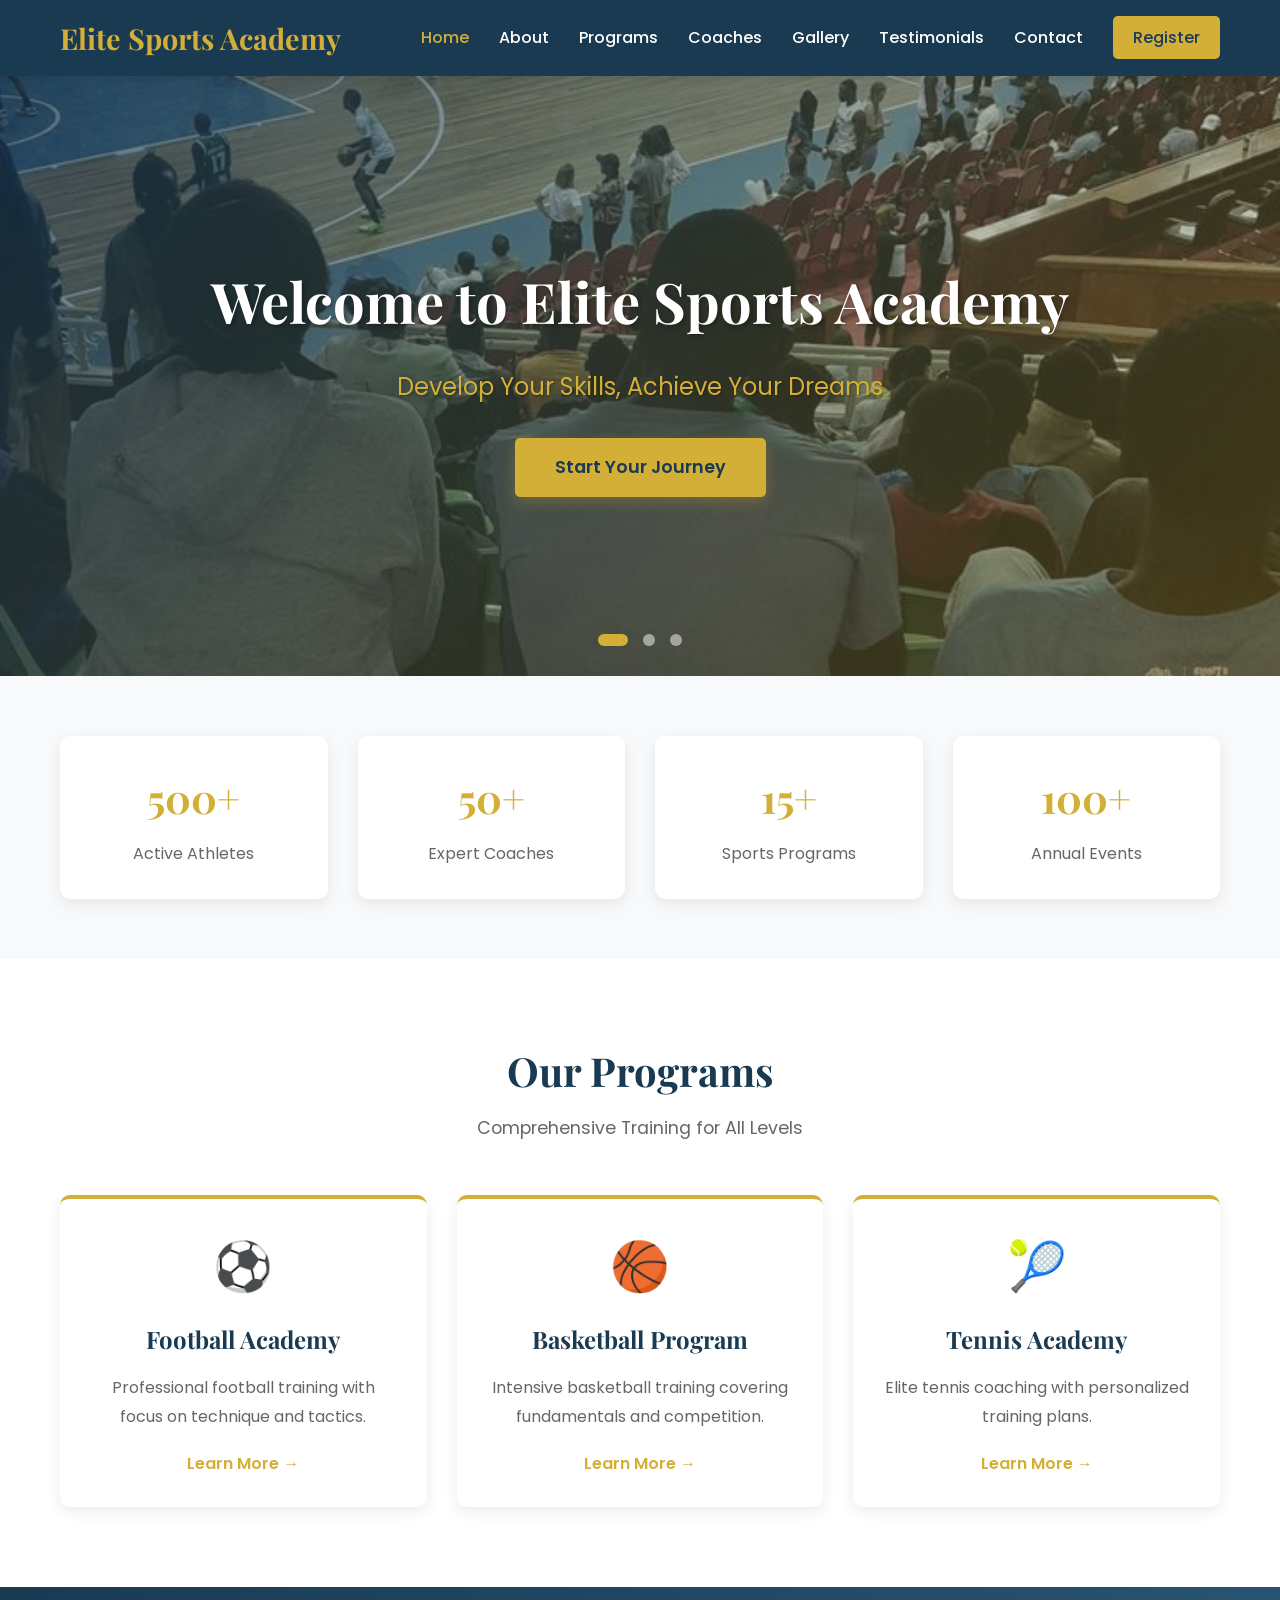
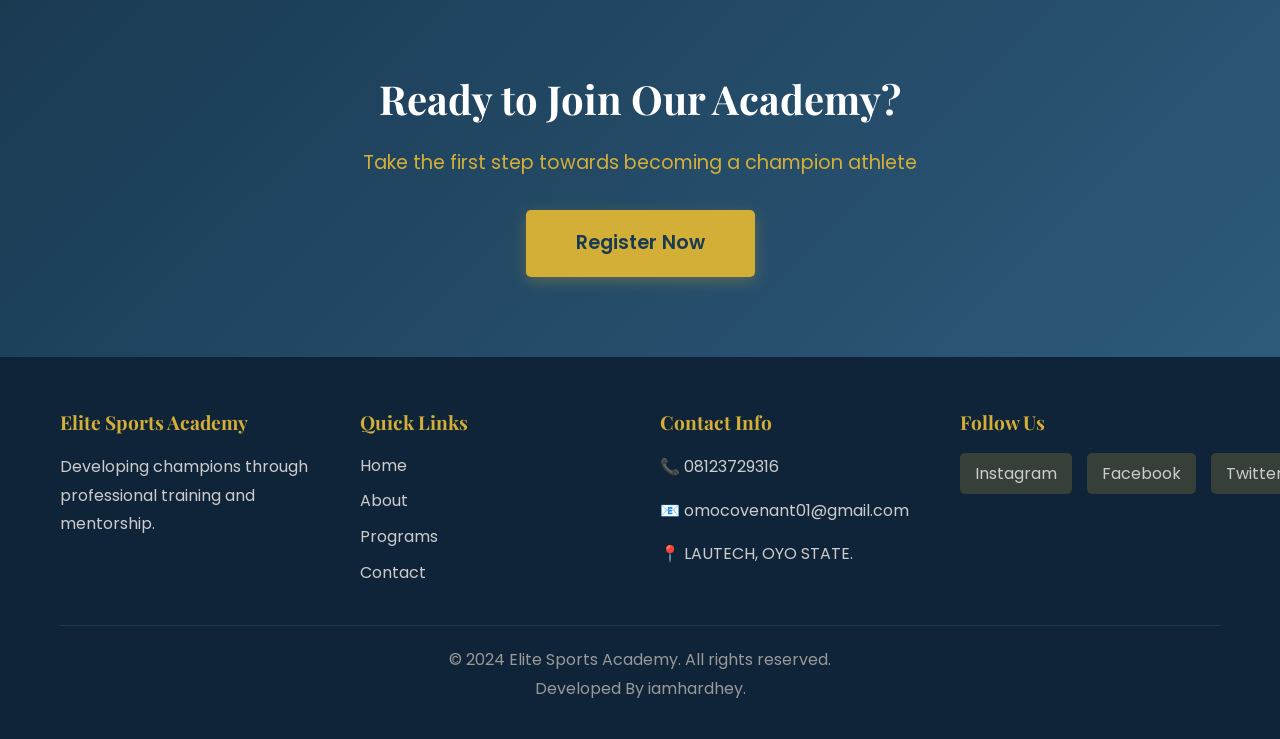
<file: Index.html>
<!DOCTYPE html>
<html lang="en">
<head>
    <meta charset="UTF-8">
    <meta name="viewport" content="width=device-width, initial-scale=1.0">
    <title>Elite Sports Academy - Home</title>
    <link rel="stylesheet" href="style.css">
    <link rel="preconnect" href="https://fonts.googleapis.com">
    <link rel="preconnect" href="https://fonts.gstatic.com" crossorigin>
    <link href="https://fonts.googleapis.com/css2?family=Poppins:wght@300;400;500;600;700;800&family=Playfair+Display:wght@700;800&display=swap" rel="stylesheet">
</head>
<body>
    <!-- Navigation Bar -->
    <nav class="navbar">
        <div class="container">
            <div class="nav-content">
                <div class="logo">
                    <h1>Elite Sports Academy</h1>
                </div>
                <button class="menu-toggle" id="menuToggle">
                    <span></span>
                    <span></span>
                    <span></span>
                </button>
                <ul class="nav-links" id="navLinks">
                    <li><a href="Index.html" class="active">Home</a></li>
                    <li><a href="about.html">About</a></li>
                    <li><a href="programs.html">Programs</a></li>
                    <li><a href="coaches.html">Coaches</a></li>
                    <li><a href="gallery.html">Gallery</a></li>
                    <li><a href="testimonials.html">Testimonials</a></li>
                    <li><a href="contact.html">Contact</a></li>
                    <li><a href="register.html" class="btn-register">Register</a></li>
                </ul>
            </div>
        </div>
    </nav>

    <!-- Hero Section with Carousel -->
    <section class="hero">
        <div class="carousel-container">
            <div class="carousel-slide active" style="background-image: url(hero1.jpeg)"></div>
            <div class="carousel-slide" style="background-image: url(hero2.jpeg)"></div>
            <div class="carousel-slide" style="background-image: url(hero3.jpeg)"></div>
        </div>
        <div class="hero-overlay"></div>
        <div class="hero-content">
            <h2>Welcome to Elite Sports Academy</h2>
            <p>Develop Your Skills, Achieve Your Dreams</p>
            <a href="register.html" class="cta-button">Start Your Journey</a>
        </div>
        <div class="carousel-indicators">
            <span class="indicator active" onclick="currentSlide(0)"></span>
            <span class="indicator" onclick="currentSlide(1)"></span>
            <span class="indicator" onclick="currentSlide(2)"></span>
        </div>
    </section>

    <!-- Quick Stats Section -->
    <section class="stats-section">
        <div class="container">
            <div class="stats-grid">
                <div class="stat-card">
                    <h3>500+</h3>
                    <p>Active Athletes</p>
                </div>
                <div class="stat-card">
                    <h3>50+</h3>
                    <p>Expert Coaches</p>
                </div>
                <div class="stat-card">
                    <h3>15+</h3>
                    <p>Sports Programs</p>
                </div>
                <div class="stat-card">
                    <h3>100+</h3>
                    <p>Annual Events</p>
                </div>
            </div>
        </div>
    </section>

    <!-- Featured Programs Section -->
    <section class="featured-programs">
        <div class="container">
            <div class="section-header">
                <h2>Our Programs</h2>
                <p>Comprehensive Training for All Levels</p>
            </div>
            <div class="programs-grid">
                <div class="program-card">
                    <div class="program-icon">⚽</div>
                    <h3>Football Academy</h3>
                    <p>Professional football training with focus on technique and tactics.</p>
                    <a href="programs.html" class="learn-more">Learn More →</a>
                </div>
                <div class="program-card">
                    <div class="program-icon">🏀</div>
                    <h3>Basketball Program</h3>
                    <p>Intensive basketball training covering fundamentals and competition.</p>
                    <a href="programs.html" class="learn-more">Learn More →</a>
                </div>
                <div class="program-card">
                    <div class="program-icon">🎾</div>
                    <h3>Tennis Academy</h3>
                    <p>Elite tennis coaching with personalized training plans.</p>
                    <a href="programs.html" class="learn-more">Learn More →</a>
                </div>
            </div>
        </div>
    </section>

    <!-- Call to Action Section -->
    <section class="cta-section">
        <div class="container">
            <h2>Ready to Join Our Academy?</h2>
            <p>Take the first step towards becoming a champion athlete</p>
            <a href="register.html" class="cta-button-large">Register Now</a>
        </div>
    </section>

    <!-- Footer -->
    <footer class="footer">
        <div class="container">
            <div class="footer-content">
                <div class="footer-section">
                    <h4>Elite Sports Academy</h4>
                    <p>Developing champions through professional training and mentorship.</p>
                </div>
                <div class="footer-section">
                    <h4>Quick Links</h4>
                    <ul>
                        <li><a href="Index.html">Home</a></li>
                        <li><a href="about.html">About</a></li>
                        <li><a href="programs.html">Programs</a></li>
                        <li><a href="contact.html">Contact</a></li>
                    </ul>
                </div>
                <div class="footer-section">
                    <h4>Contact Info</h4>
                    <p>📞 08123729316</p>
                    <p>📧 omocovenant01@gmail.com</p>
                    <p>📍 LAUTECH, OYO STATE.</p>
                </div>
                <div class="footer-section">
                    <h4>Follow Us</h4>
                    <div class="social-links">
                        <a href=" https://www.instagram.com/iamhardhey?igsh=Z2JxN3FiOGpkYzJh&utm_source=qr" class="social-link">Instagram</a>
                        <a href="https://www.facebook.com/share/1GJSSBB4qZ/?mibextid=wwXIfr" class="social-link">Facebook</a>
                        <a href=" https://x.com/olaoyesulaimon?s=21" class="social-link">Twitter</a>
                    </div>
                </div>
            </div>
            <div class="footer-bottom">
                <p>&copy; 2024 Elite Sports Academy. All rights reserved.<br> Developed By iamhardhey.</p>
            </div>
        </div>
    </footer>

    <script src="script.js"></script>
</body>
</html>
</file>
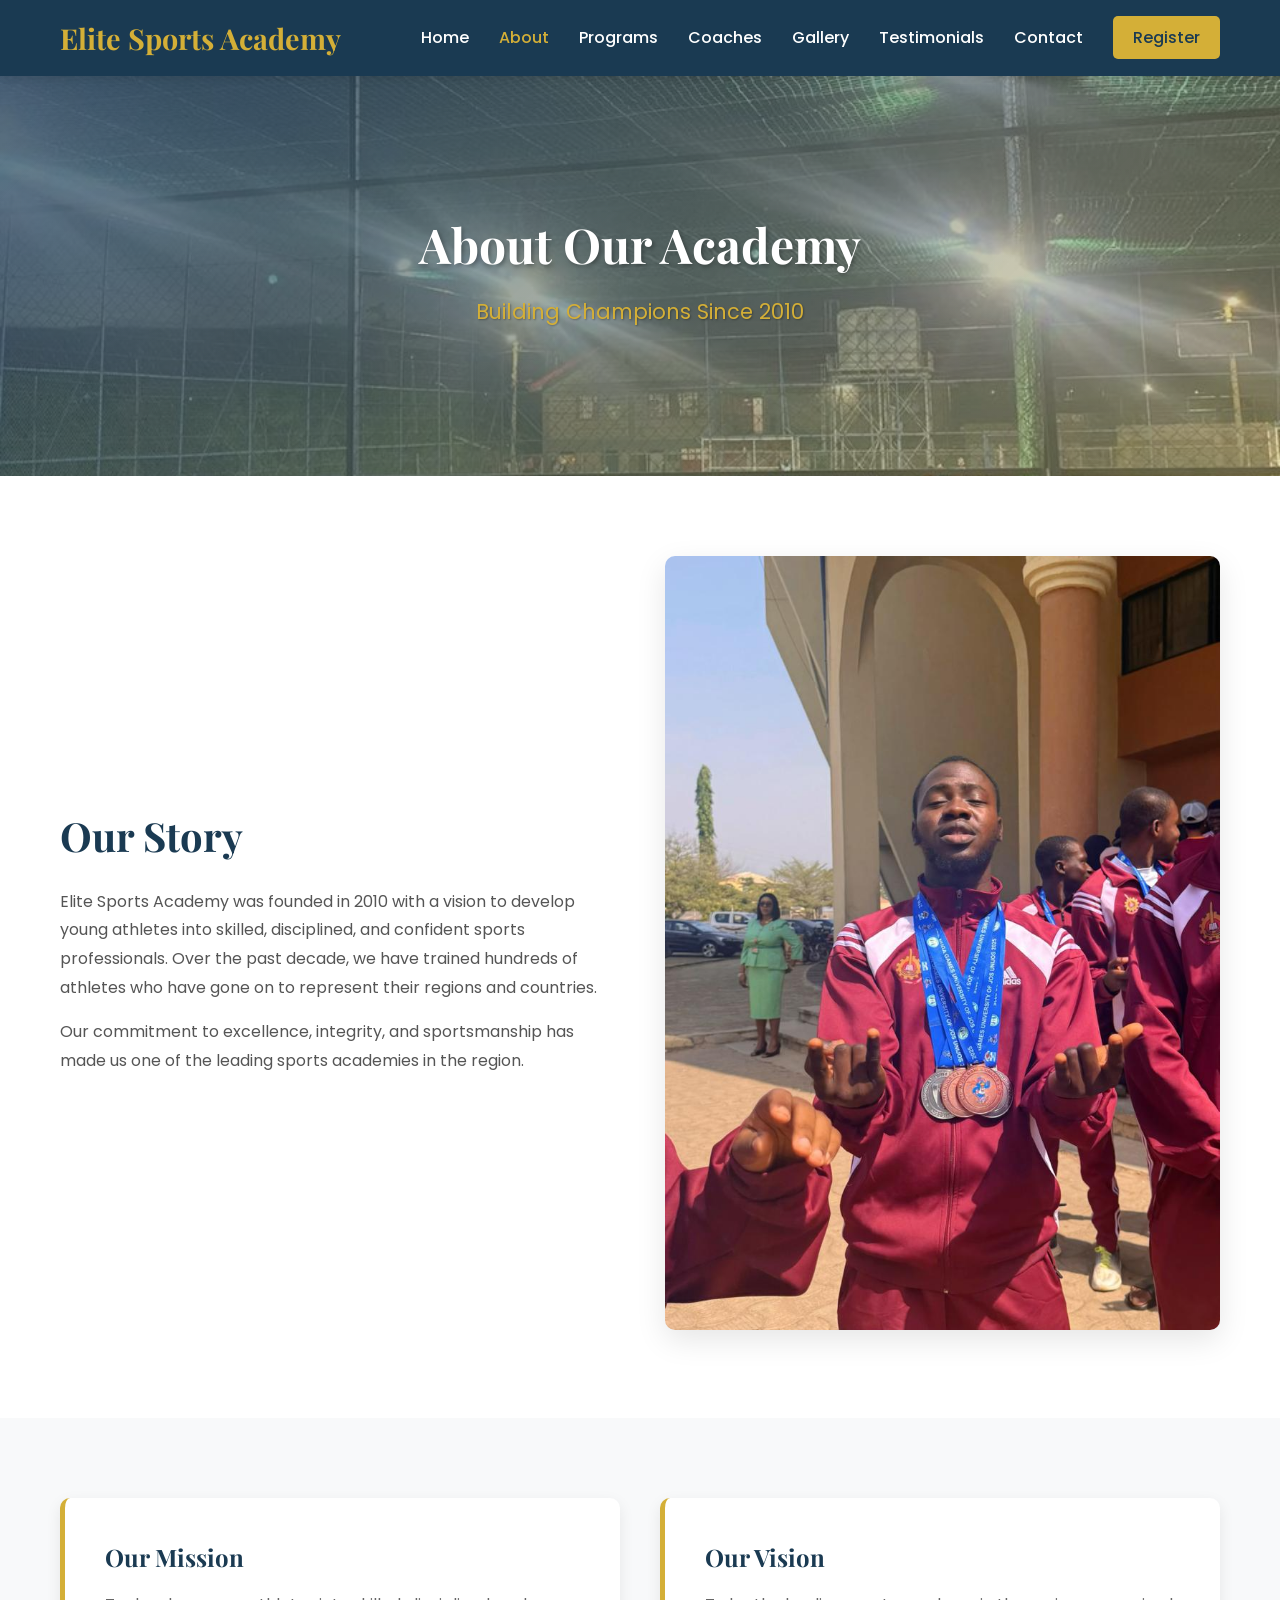
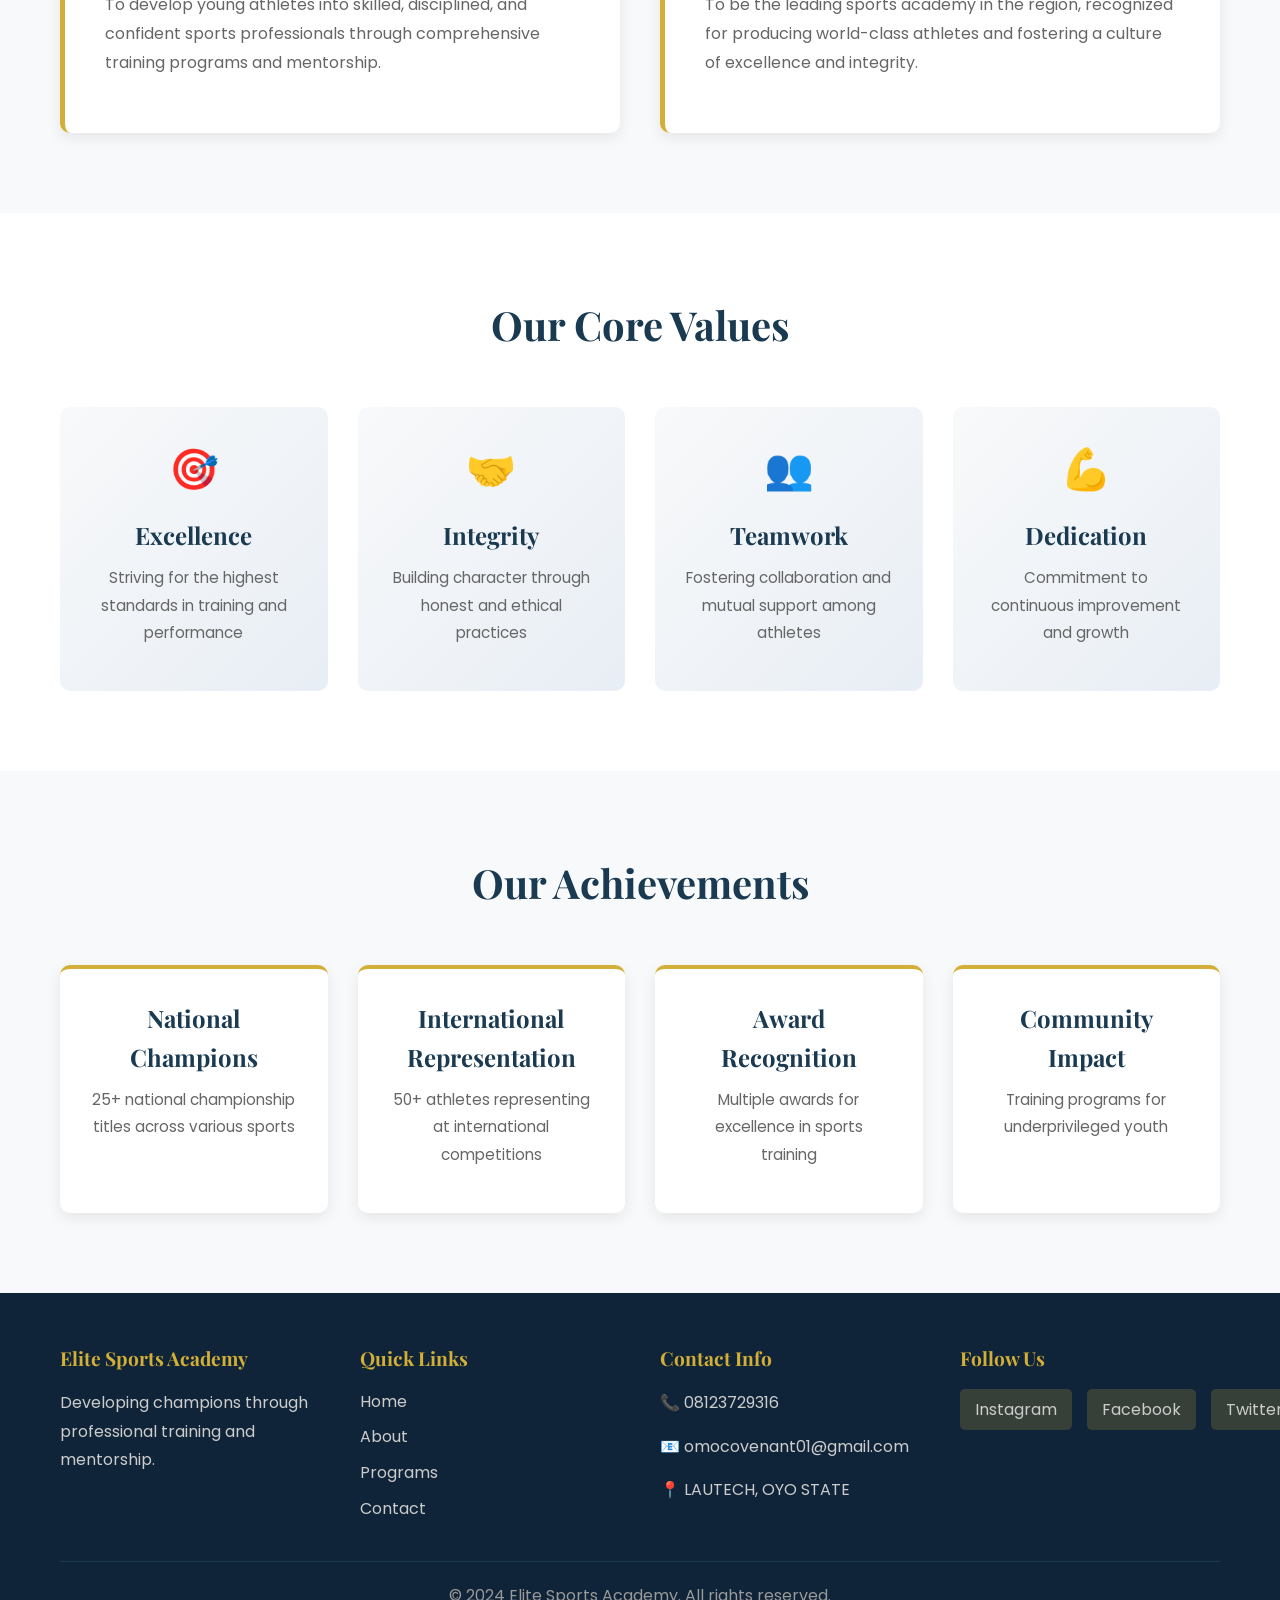
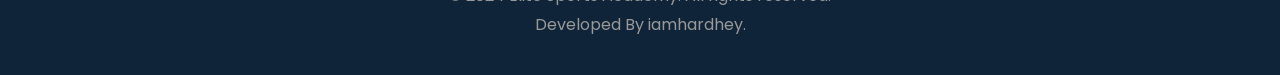
<file: about.html>
<!DOCTYPE html>
<html lang="en">
<head>
    <meta charset="UTF-8">
    <meta name="viewport" content="width=device-width, initial-scale=1.0">
    <title>About Us - Elite Sports Academy</title>
    <link rel="stylesheet" href="style.css">
    <link rel="preconnect" href="https://fonts.googleapis.com">
    <link rel="preconnect" href="https://fonts.gstatic.com" crossorigin>
    <link href="https://fonts.googleapis.com/css2?family=Poppins:wght@300;400;500;600;700;800&family=Playfair+Display:wght@700;800&display=swap" rel="stylesheet">
</head>
<body>
    <!-- Navigation Bar -->
    <nav class="navbar">
        <div class="container">
            <div class="nav-content">
                <div class="logo">
                    <h1>Elite Sports Academy</h1>
                </div>
                <button class="menu-toggle" id="menuToggle">
                    <span></span>
                    <span></span>
                    <span></span>
                </button>
                <ul class="nav-links" id="navLinks">
                    <li><a href="Index.html">Home</a></li>
                    <li><a href="about.html" class="active">About</a></li>
                    <li><a href="programs.html">Programs</a></li>
                    <li><a href="coaches.html">Coaches</a></li>
                    <li><a href="gallery.html">Gallery</a></li>
                    <li><a href="testimonials.html">Testimonials</a></li>
                    <li><a href="contact.html">Contact</a></li>
                    <li><a href="register.html" class="btn-register">Register</a></li>
                </ul>
            </div>
        </div>
    </nav>

    <!-- Page Hero -->
    <section class="page-hero" style="background-image: url(hero2.jpeg)">
        <div class="hero-overlay"></div>
        <div class="hero-content">
            <h1>About Our Academy</h1>
            <p>Building Champions Since 2010</p>
        </div>
    </section>

    <!-- About Content -->
    <section class="about-section">
        <div class="container">
            <div class="about-grid">
                <div class="about-text">
                    <h2>Our Story</h2>
                    <p>Elite Sports Academy was founded in 2010 with a vision to develop young athletes into skilled, disciplined, and confident sports professionals. Over the past decade, we have trained hundreds of athletes who have gone on to represent their regions and countries.</p>
                    <p>Our commitment to excellence, integrity, and sportsmanship has made us one of the leading sports academies in the region.</p>
                </div>
                <div class="about-image">
                    <img src="medal.jpeg" alt="Academy Team">
                </div>
            </div>
        </div>
    </section>

    <!-- Mission & Vision -->
    <section class="mission-vision">
        <div class="container">
            <div class="mission-vision-grid">
                <div class="mission-card">
                    <h3>Our Mission</h3>
                    <p>To develop young athletes into skilled, disciplined, and confident sports professionals through comprehensive training programs and mentorship.</p>
                </div>
                <div class="vision-card">
                    <h3>Our Vision</h3>
                    <p>To be the leading sports academy in the region, recognized for producing world-class athletes and fostering a culture of excellence and integrity.</p>
                </div>
            </div>
        </div>
    </section>

    <!-- Values Section -->
    <section class="values-section">
        <div class="container">
            <h2>Our Core Values</h2>
            <div class="values-grid">
                <div class="value-card">
                    <div class="value-icon">🎯</div>
                    <h3>Excellence</h3>
                    <p>Striving for the highest standards in training and performance</p>
                </div>
                <div class="value-card">
                    <div class="value-icon">🤝</div>
                    <h3>Integrity</h3>
                    <p>Building character through honest and ethical practices</p>
                </div>
                <div class="value-card">
                    <div class="value-icon">👥</div>
                    <h3>Teamwork</h3>
                    <p>Fostering collaboration and mutual support among athletes</p>
                </div>
                <div class="value-card">
                    <div class="value-icon">💪</div>
                    <h3>Dedication</h3>
                    <p>Commitment to continuous improvement and growth</p>
                </div>
            </div>
        </div>
    </section>

    <!-- Achievements Section -->
    <section class="achievements-section">
        <div class="container">
            <h2>Our Achievements</h2>
            <div class="achievements-grid">
                <div class="achievement-card">
                    <h3>National Champions</h3>
                    <p>25+ national championship titles across various sports</p>
                </div>
                <div class="achievement-card">
                    <h3>International Representation</h3>
                    <p>50+ athletes representing at international competitions</p>
                </div>
                <div class="achievement-card">
                    <h3>Award Recognition</h3>
                    <p>Multiple awards for excellence in sports training</p>
                </div>
                <div class="achievement-card">
                    <h3>Community Impact</h3>
                    <p>Training programs for underprivileged youth</p>
                </div>
            </div>
        </div>
    </section>

    <!-- Footer -->
    <footer class="footer">
        <div class="container">
            <div class="footer-content">
                <div class="footer-section">
                    <h4>Elite Sports Academy</h4>
                    <p>Developing champions through professional training and mentorship.</p>
                </div>
                <div class="footer-section">
                    <h4>Quick Links</h4>
                    <ul>
                        <li><a href="Index.html">Home</a></li>
                        <li><a href="about.html">About</a></li>
                        <li><a href="programs.html">Programs</a></li>
                        <li><a href="contact.html">Contact</a></li>
                    </ul>
                </div>
                <div class="footer-section">
                    <h4>Contact Info</h4>
                    <p>📞 08123729316</p>
                    <p>📧 omocovenant01@gmail.com</p>
                    <p>📍 LAUTECH, OYO STATE</p>
                </div>
                <div class="footer-section">
                    <h4>Follow Us</h4>
                    <div class="social-links">
                        <a href=" https://www.instagram.com/iamhardhey?igsh=Z2JxN3FiOGpkYzJh&utm_source=qr" class="social-link">Instagram</a>
                        <a href="https://www.facebook.com/share/1GJSSBB4qZ/?mibextid=wwXIfr" class="social-link">Facebook</a>
                        <a href=" https://x.com/olaoyesulaimon?s=21" class="social-link">Twitter</a>
                    </div>
                </div>
            </div>
            <div class="footer-bottom">
                <p>&copy; 2024 Elite Sports Academy. All rights reserved.<br> Developed By iamhardhey.</p>
            </div>
        </div>
    </footer>

    <script src="script.js"></script>
</body>
</html>
</file>
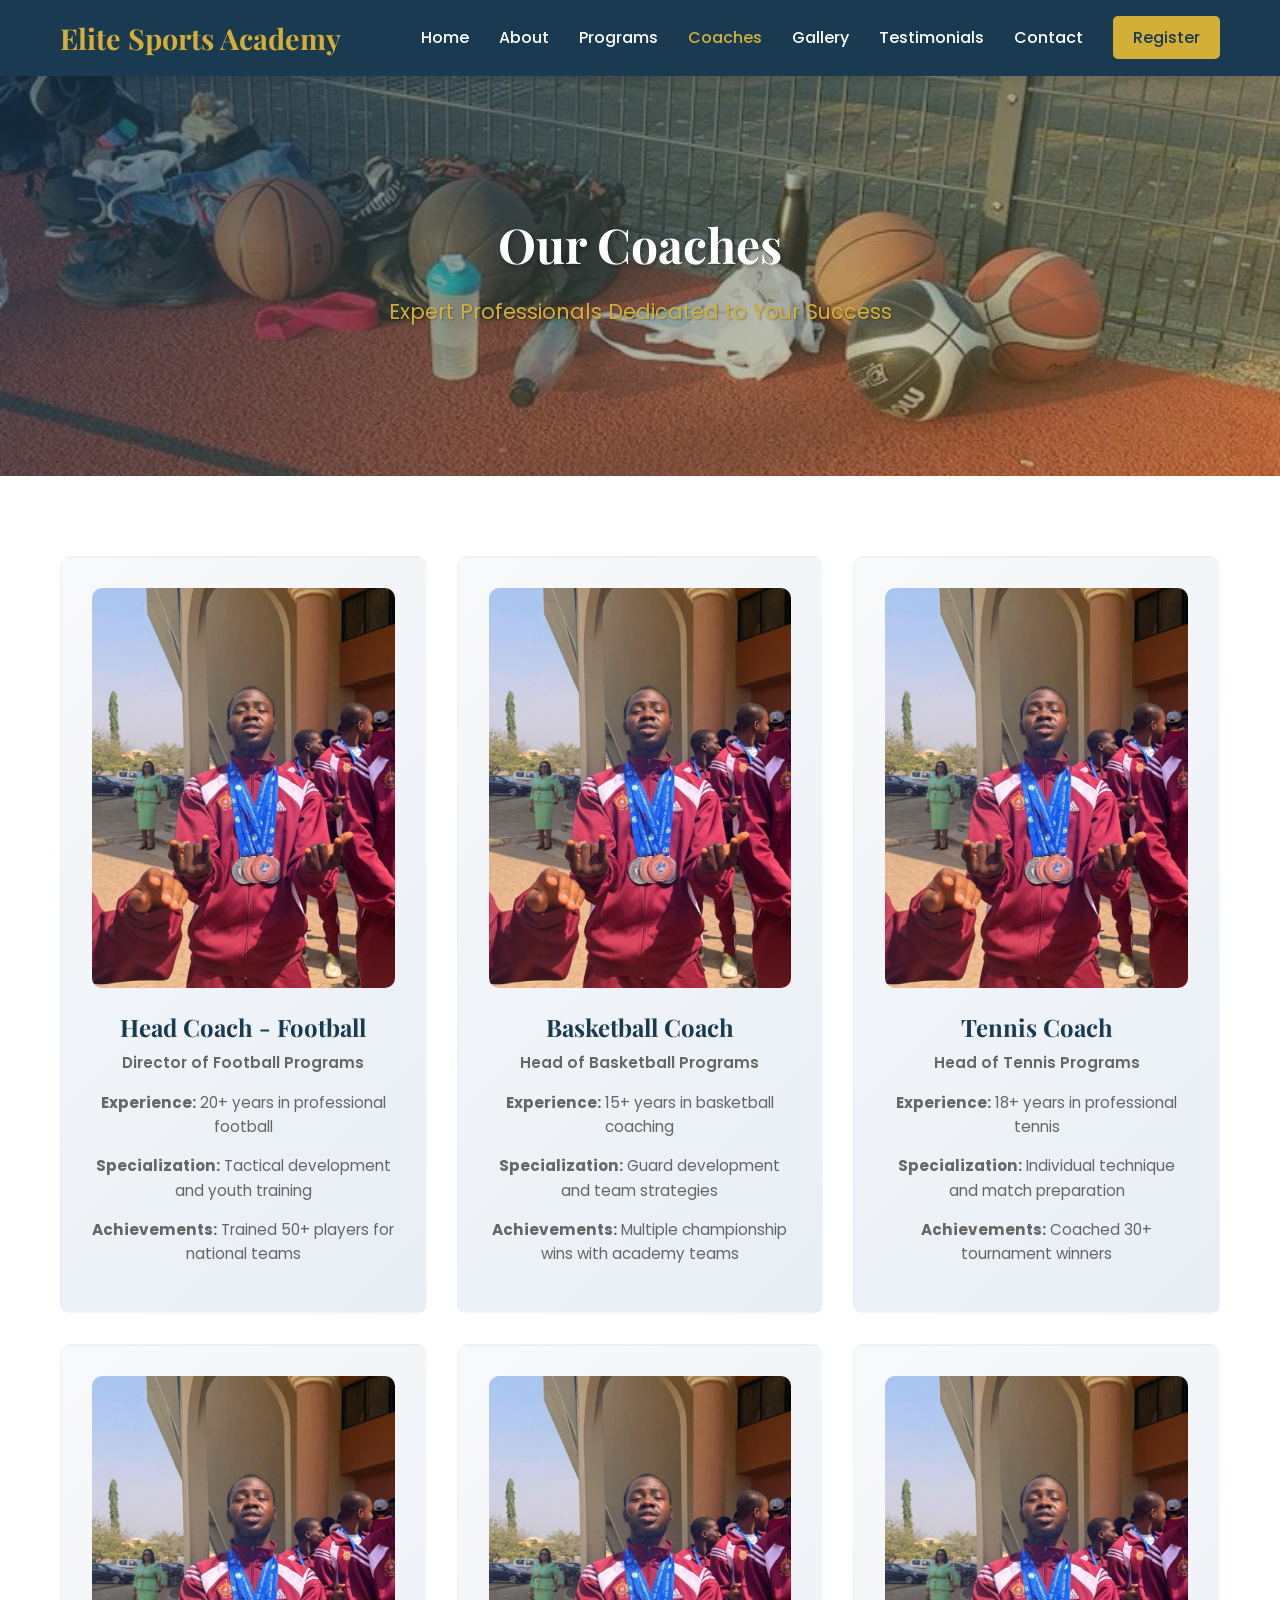
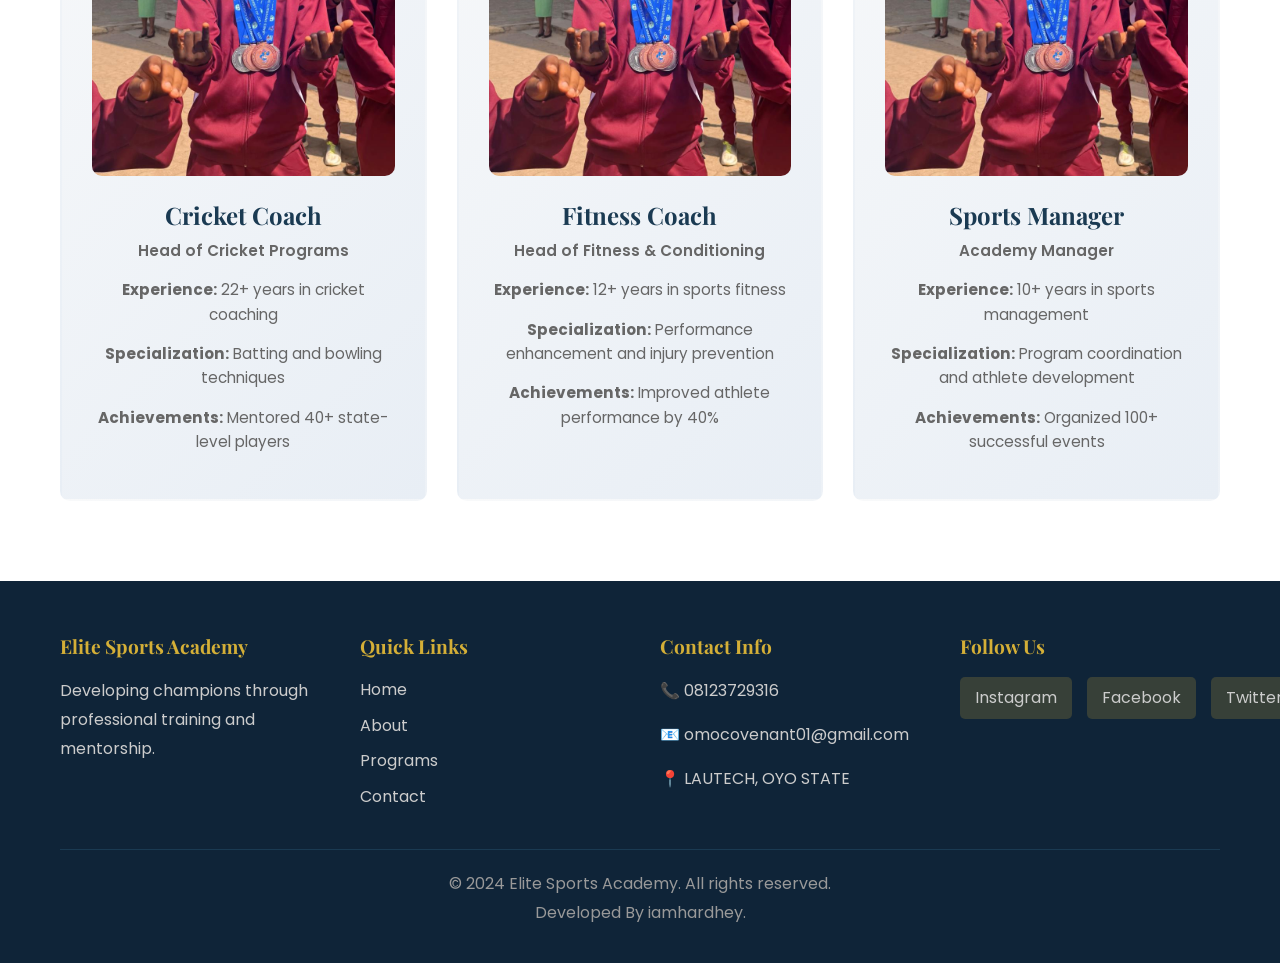
<file: coaches.html>
<!DOCTYPE html>
<html lang="en">
<head>
    <meta charset="UTF-8">
    <meta name="viewport" content="width=device-width, initial-scale=1.0">
    <title>Coaches - Elite Sports Academy</title>
    <link rel="stylesheet" href="style.css">
    <link rel="preconnect" href="https://fonts.googleapis.com">
    <link rel="preconnect" href="https://fonts.gstatic.com" crossorigin>
    <link href="https://fonts.googleapis.com/css2?family=Poppins:wght@300;400;500;600;700;800&family=Playfair+Display:wght@700;800&display=swap" rel="stylesheet">
</head>
<body>
    <!-- Navigation Bar -->
    <nav class="navbar">
        <div class="container">
            <div class="nav-content">
                <div class="logo">
                    <h1>Elite Sports Academy</h1>
                </div>
                <button class="menu-toggle" id="menuToggle">
                    <span></span>
                    <span></span>
                    <span></span>
                </button>
                <ul class="nav-links" id="navLinks">
                    <li><a href="Index.html">Home</a></li>
                    <li><a href="about.html">About</a></li>
                    <li><a href="programs.html">Programs</a></li>
                    <li><a href="coaches.html" class="active">Coaches</a></li>
                    <li><a href="gallery.html">Gallery</a></li>
                    <li><a href="testimonials.html">Testimonials</a></li>
                    <li><a href="contact.html">Contact</a></li>
                    <li><a href="register.html" class="btn-register">Register</a></li>
                </ul>
            </div>
        </div>
    </nav>

    <!-- Page Hero -->
    <section class="page-hero" style="background-image: url(hero3.jpeg)">
        <div class="hero-overlay"></div>
        <div class="hero-content">
            <h1>Our Coaches</h1>
            <p>Expert Professionals Dedicated to Your Success</p>
        </div>
    </section>

    <!-- Coaches Section -->
    <section class="coaches-section">
        <div class="container">
            <div class="coaches-grid">
                <div class="coach-card">
                    <div class="coach-image">
                        <img src="medal.jpeg" alt="Head Coach">
                    </div>
                    <h3>Head Coach - Football</h3>
                    <p class="coach-title">Director of Football Programs</p>
                    <p><strong>Experience:</strong> 20+ years in professional football</p>
                    <p><strong>Specialization:</strong> Tactical development and youth training</p>
                    <p><strong>Achievements:</strong> Trained 50+ players for national teams</p>
                </div>

                <div class="coach-card">
                    <div class="coach-image">
                        <img src="medal.jpeg" alt="Basketball Coach">
                    </div>
                    <h3>Basketball Coach</h3>
                    <p class="coach-title">Head of Basketball Programs</p>
                    <p><strong>Experience:</strong> 15+ years in basketball coaching</p>
                    <p><strong>Specialization:</strong> Guard development and team strategies</p>
                    <p><strong>Achievements:</strong> Multiple championship wins with academy teams</p>
                </div>

                <div class="coach-card">
                    <div class="coach-image">
                        <img src="medal.jpeg" alt="Tennis Coach">
                    </div>
                    <h3>Tennis Coach</h3>
                    <p class="coach-title">Head of Tennis Programs</p>
                    <p><strong>Experience:</strong> 18+ years in professional tennis</p>
                    <p><strong>Specialization:</strong> Individual technique and match preparation</p>
                    <p><strong>Achievements:</strong> Coached 30+ tournament winners</p>
                </div>

                <div class="coach-card">
                    <div class="coach-image">
                        <img src="medal.jpeg" alt="Cricket Coach">
                    </div>
                    <h3>Cricket Coach</h3>
                    <p class="coach-title">Head of Cricket Programs</p>
                    <p><strong>Experience:</strong> 22+ years in cricket coaching</p>
                    <p><strong>Specialization:</strong> Batting and bowling techniques</p>
                    <p><strong>Achievements:</strong> Mentored 40+ state-level players</p>
                </div>

                <div class="coach-card">
                    <div class="coach-image">
                        <img src="medal.jpeg" alt="Fitness Coach">
                    </div>
                    <h3>Fitness Coach</h3>
                    <p class="coach-title">Head of Fitness & Conditioning</p>
                    <p><strong>Experience:</strong> 12+ years in sports fitness</p>
                    <p><strong>Specialization:</strong> Performance enhancement and injury prevention</p>
                    <p><strong>Achievements:</strong> Improved athlete performance by 40%</p>
                </div>

                <div class="coach-card">
                    <div class="coach-image">
                        <img src="medal.jpeg" alt="Sports Manager">
                    </div>
                    <h3>Sports Manager</h3>
                    <p class="coach-title">Academy Manager</p>
                    <p><strong>Experience:</strong> 10+ years in sports management</p>
                    <p><strong>Specialization:</strong> Program coordination and athlete development</p>
                    <p><strong>Achievements:</strong> Organized 100+ successful events</p>
                </div>
            </div>
        </div>
    </section>

    <!-- Footer -->
    <footer class="footer">
        <div class="container">
            <div class="footer-content">
                <div class="footer-section">
                    <h4>Elite Sports Academy</h4>
                    <p>Developing champions through professional training and mentorship.</p>
                </div>
                <div class="footer-section">
                    <h4>Quick Links</h4>
                    <ul>
                        <li><a href="Index.html">Home</a></li>
                        <li><a href="about.html">About</a></li>
                        <li><a href="programs.html">Programs</a></li>
                        <li><a href="contact.html">Contact</a></li>
                    </ul>
                </div>
                <div class="footer-section">
                    <h4>Contact Info</h4>
                    <p>📞 08123729316</p>
                    <p>📧 omocovenant01@gmail.com</p>
                    <p>📍 LAUTECH, OYO STATE</p>
                </div>
               <div class="footer-section">
                    <h4>Follow Us</h4>
                    <div class="social-links">
                        <a href=" https://www.instagram.com/iamhardhey?igsh=Z2JxN3FiOGpkYzJh&utm_source=qr" class="social-link">Instagram</a>
                        <a href="https://www.facebook.com/share/1GJSSBB4qZ/?mibextid=wwXIfr" class="social-link">Facebook</a>
                        <a href=" https://x.com/olaoyesulaimon?s=21" class="social-link">Twitter</a>
                    </div>
                </div>
            </div>
            <div class="footer-bottom">
                <p>&copy; 2024 Elite Sports Academy. All rights reserved.<br> Developed By iamhardhey.</p>
            </div>
        </div>
    </footer>

    <script src="script.js"></script>
</body>
</html>
</file>
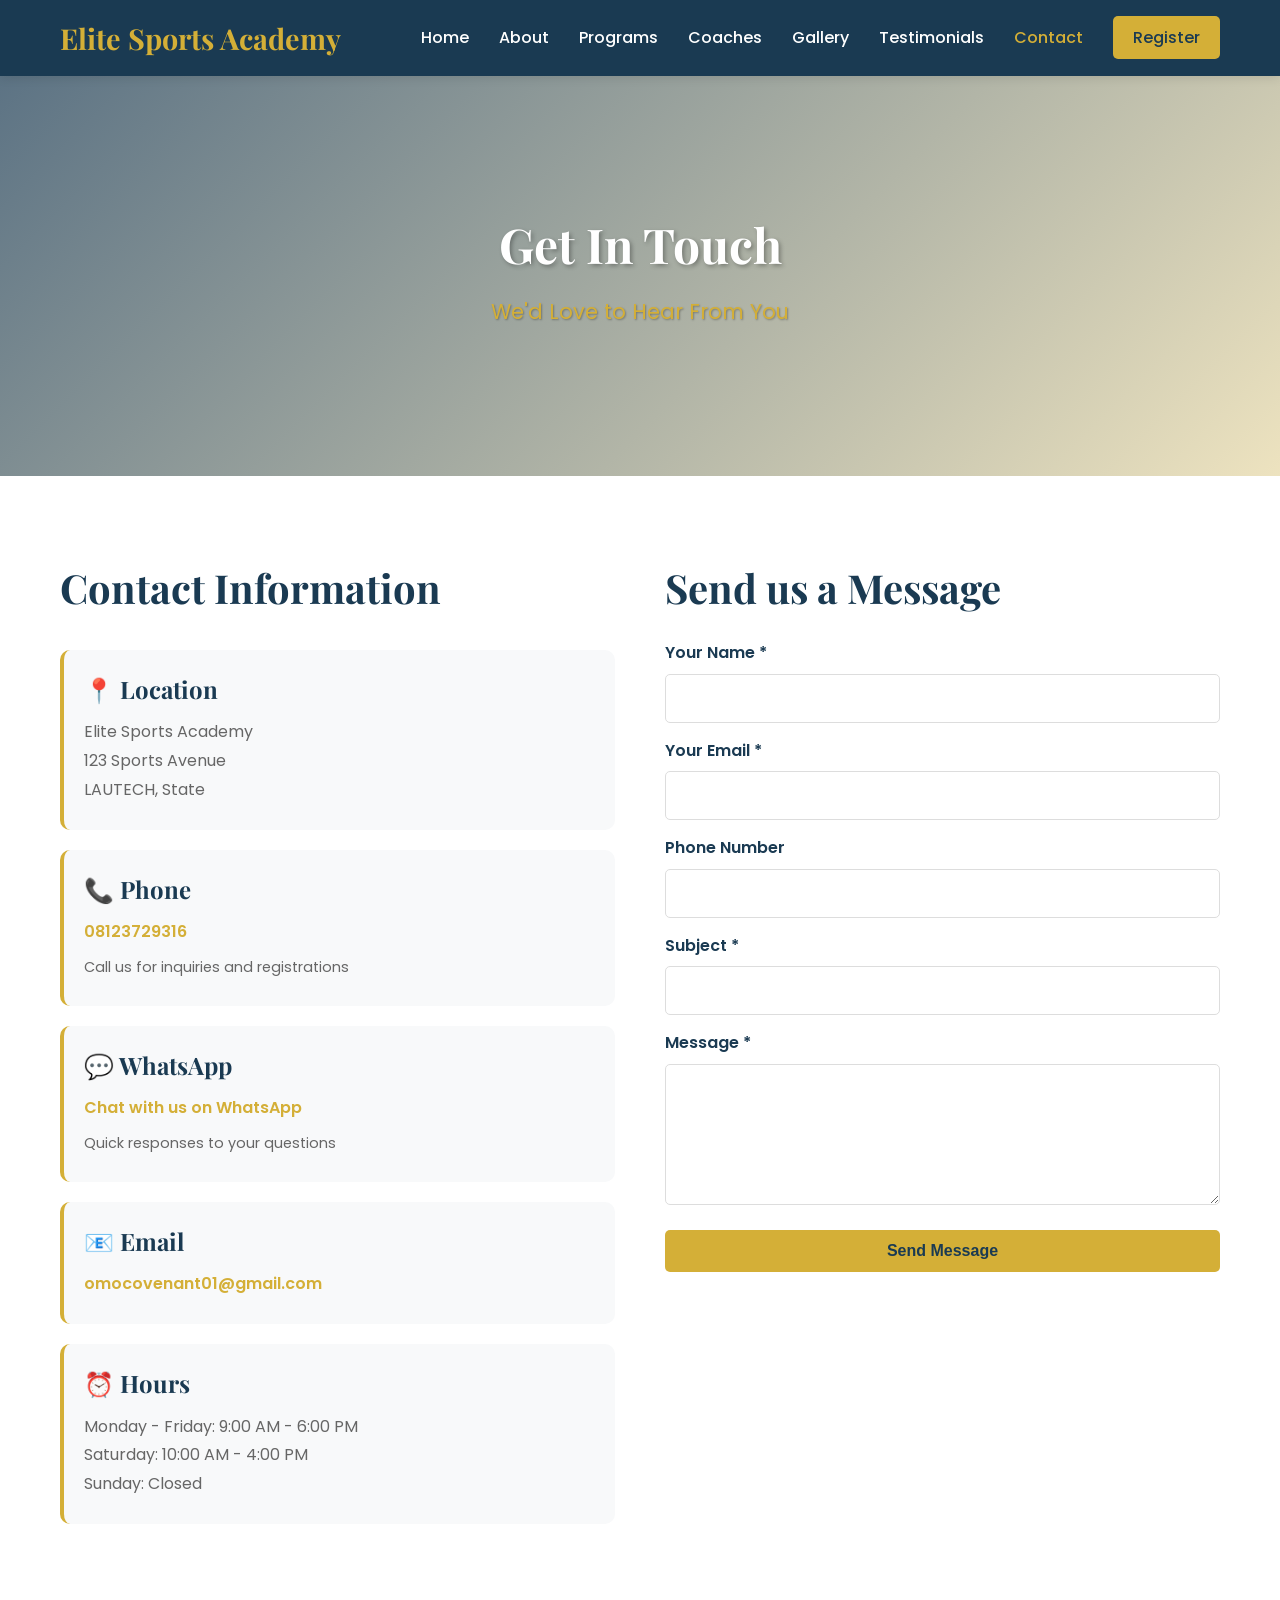
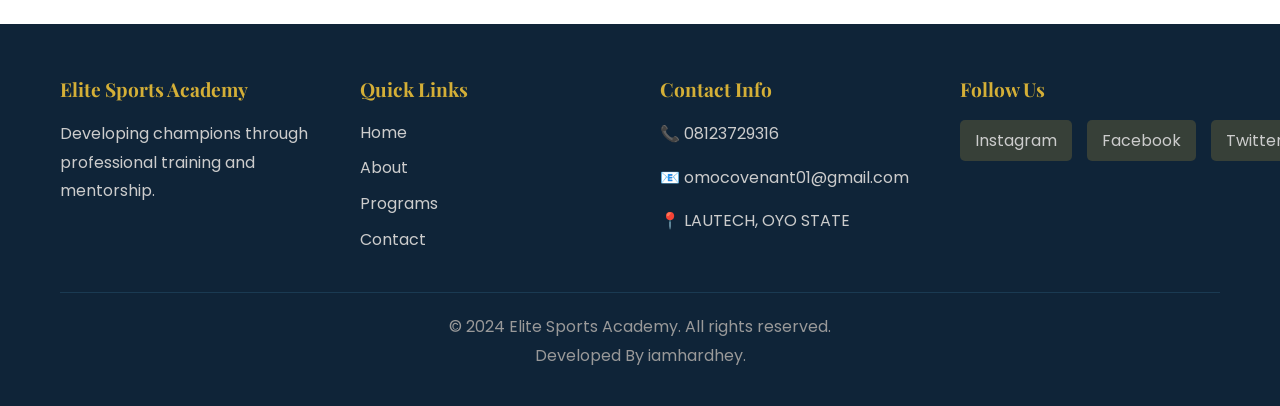
<file: contact.html>
<!DOCTYPE html>
<html lang="en">
<head>
    <meta charset="UTF-8">
    <meta name="viewport" content="width=device-width, initial-scale=1.0">
    <title>Contact - Elite Sports Academy</title>
    <link rel="stylesheet" href="style.css">
    <link rel="preconnect" href="https://fonts.googleapis.com">
    <link rel="preconnect" href="https://fonts.gstatic.com" crossorigin>
    <link href="https://fonts.googleapis.com/css2?family=Poppins:wght@300;400;500;600;700;800&family=Playfair+Display:wght@700;800&display=swap" rel="stylesheet">
</head>
<body>
    <!-- Navigation Bar -->
    <nav class="navbar">
        <div class="container">
            <div class="nav-content">
                <div class="logo">
                    <h1>Elite Sports Academy</h1>
                </div>
                <button class="menu-toggle" id="menuToggle">
                    <span></span>
                    <span></span>
                    <span></span>
                </button>
                <ul class="nav-links" id="navLinks">
                    <li><a href="Index.html">Home</a></li>
                    <li><a href="about.html">About</a></li>
                    <li><a href="programs.html">Programs</a></li>
                    <li><a href="coaches.html">Coaches</a></li>
                    <li><a href="gallery.html">Gallery</a></li>
                    <li><a href="testimonials.html">Testimonials</a></li>
                    <li><a href="contact.html" class="active">Contact</a></li>
                    <li><a href="register.html" class="btn-register">Register</a></li>
                </ul>
            </div>
        </div>
    </nav>

    <!-- Page Hero -->
    <section class="page-hero" style="background-image: url('https://d2xsxph8kpxj0f.cloudfront.net/310519663455679374/hcwPb6U6B8K7XCEomAyQ54/facilities-jP7nMYWzdL2Vjxoc5GPdRa.webp')">
        <div class="hero-overlay"></div>
        <div class="hero-content">
            <h1>Get In Touch</h1>
            <p>We'd Love to Hear From You</p>
        </div>
    </section>

    <!-- Contact Section -->
    <section class="contact-section">
        <div class="container">
            <div class="contact-content">
                <div class="contact-info">
                    <h2>Contact Information</h2>
                    
                    <div class="contact-item">
                        <h3>📍 Location</h3>
                        <p>Elite Sports Academy<br>123 Sports Avenue<br>LAUTECH, State</p>
                    </div>

                    <div class="contact-item">
                        <h3>📞 Phone</h3>
                        <p><a href="tel:+2348123729316">08123729316</a></p>
                        <p class="contact-note">Call us for inquiries and registrations</p>
                    </div>

                    <div class="contact-item">
                        <h3>💬 WhatsApp</h3>
                        <p><a href="https://wa.me/+2348123729316" target="_blank">Chat with us on WhatsApp</a></p>
                        <p class="contact-note">Quick responses to your questions</p>
                    </div>

                    <div class="contact-item">
                        <h3>📧 Email</h3>
                        <p><a href="mailto:omocovenant01@gmail.com">omocovenant01@gmail.com</a></p>
                    </div>

                    <div class="contact-item">
                        <h3>⏰ Hours</h3>
                        <p>Monday - Friday: 9:00 AM - 6:00 PM<br>Saturday: 10:00 AM - 4:00 PM<br>Sunday: Closed</p>
                    </div>
                </div>

                <div class="contact-form-wrapper">
                    <h2>Send us a Message</h2>
                    <form class="contact-form" id="contactForm">
                        <div class="form-group">
                            <label for="name">Your Name *</label>
                            <input type="text" id="name" name="name" required>
                        </div>

                        <div class="form-group">
                            <label for="email">Your Email *</label>
                            <input type="email" id="email" name="email" required>
                        </div>

                        <div class="form-group">
                            <label for="phone">Phone Number</label>
                            <input type="tel" id="phone" name="phone">
                        </div>

                        <div class="form-group">
                            <label for="subject">Subject *</label>
                            <input type="text" id="subject" name="subject" required>
                        </div>

                        <div class="form-group">
                            <label for="message">Message *</label>
                            <textarea id="message" name="message" rows="5" required></textarea>
                        </div>

                        <button type="submit" class="submit-btn">Send Message</button>
                    </form>
                </div>
            </div>
        </div>
    </section>

    <!-- Footer -->
    <footer class="footer">
        <div class="container">
            <div class="footer-content">
                <div class="footer-section">
                    <h4>Elite Sports Academy</h4>
                    <p>Developing champions through professional training and mentorship.</p>
                </div>
                <div class="footer-section">
                    <h4>Quick Links</h4>
                    <ul>
                        <li><a href="Index.html">Home</a></li>
                        <li><a href="about.html">About</a></li>
                        <li><a href="programs.html">Programs</a></li>
                        <li><a href="contact.html">Contact</a></li>
                    </ul>
                </div>
                <div class="footer-section">
                    <h4>Contact Info</h4>
                    <p>📞 08123729316</p>
                    <p>📧 omocovenant01@gmail.com</p>
                    <p>📍 LAUTECH, OYO STATE</p>
                </div>
               <div class="footer-section">
                    <h4>Follow Us</h4>
                    <div class="social-links">
                        <a href=" https://www.instagram.com/iamhardhey?igsh=Z2JxN3FiOGpkYzJh&utm_source=qr" class="social-link">Instagram</a>
                        <a href="https://www.facebook.com/share/1GJSSBB4qZ/?mibextid=wwXIfr" class="social-link">Facebook</a>
                        <a href=" https://x.com/olaoyesulaimon?s=21" class="social-link">Twitter</a>
                    </div>
                </div>
            </div>
            <div class="footer-bottom">
                <p>&copy; 2024 Elite Sports Academy. All rights reserved.<br> Developed By iamhardhey.</p>
            </div>
        </div>
    </footer>

    <script src="script.js"></script>
</body>
</html>
</file>
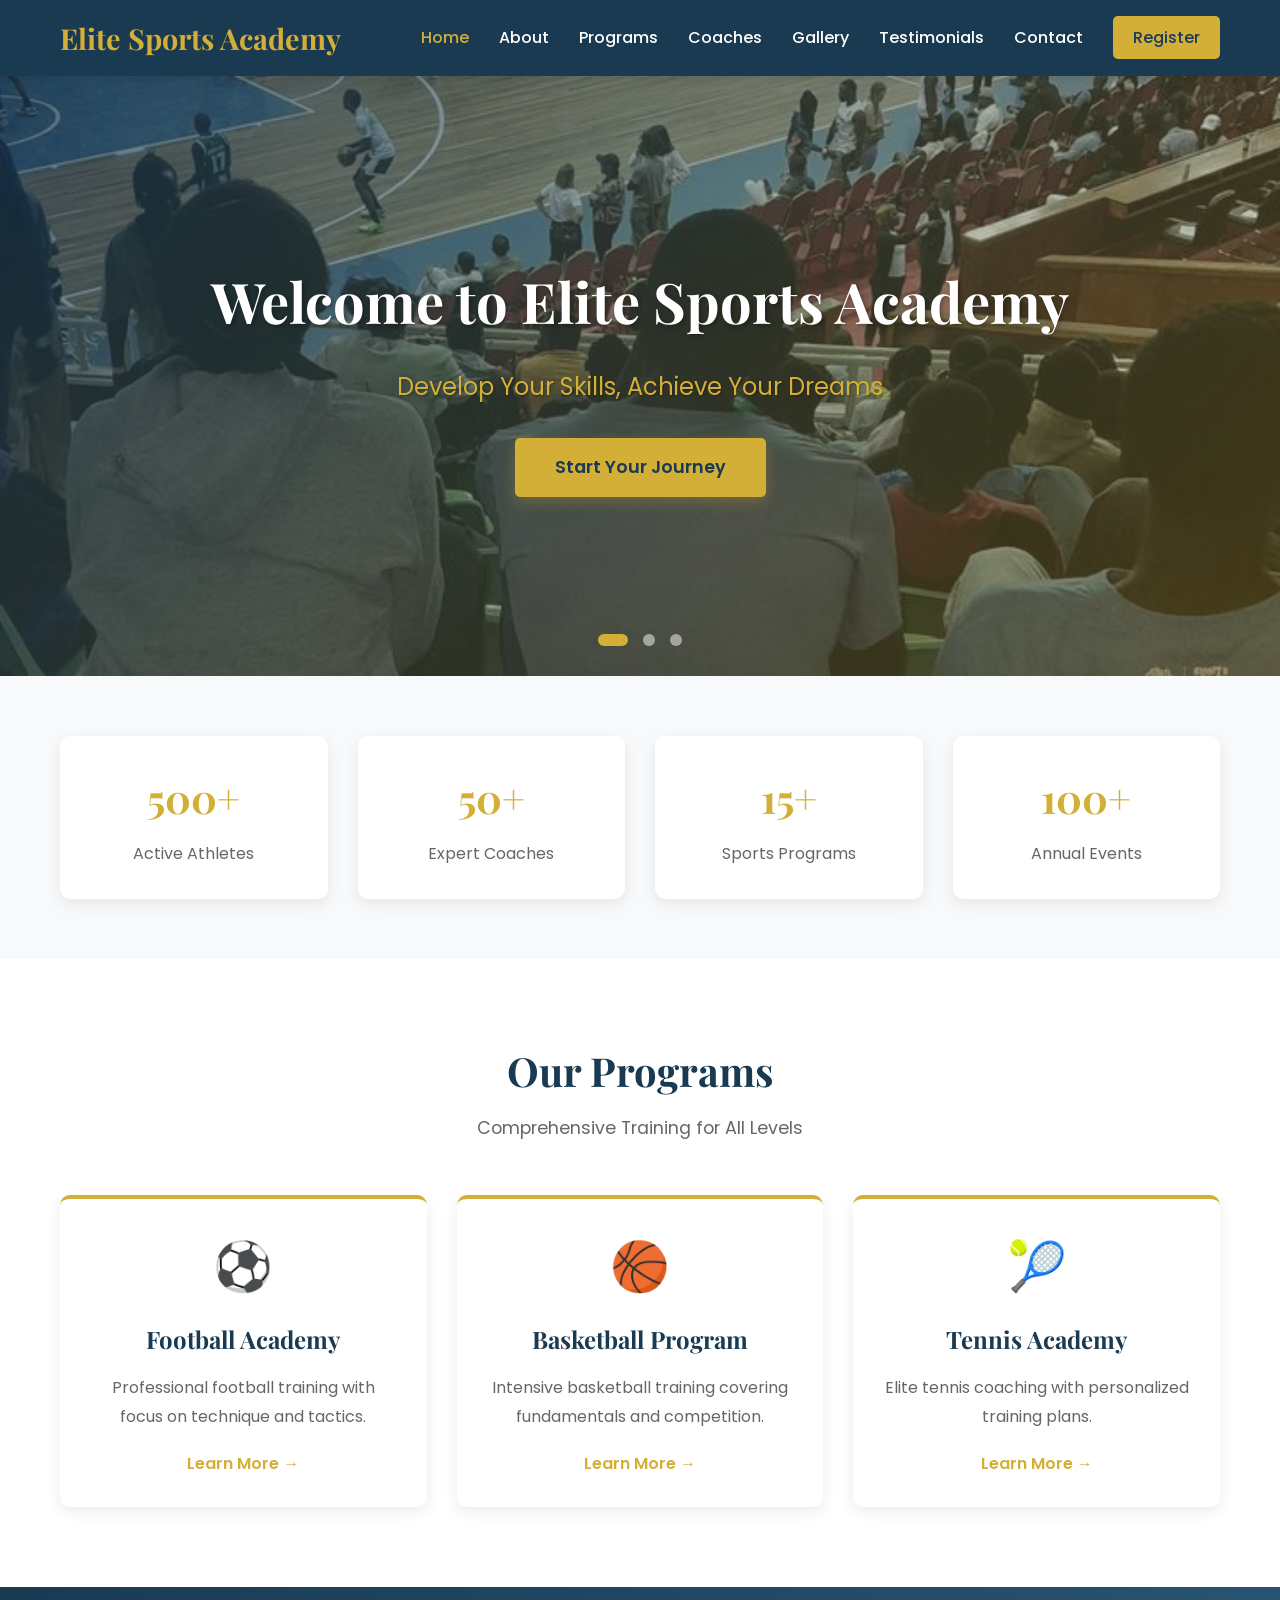
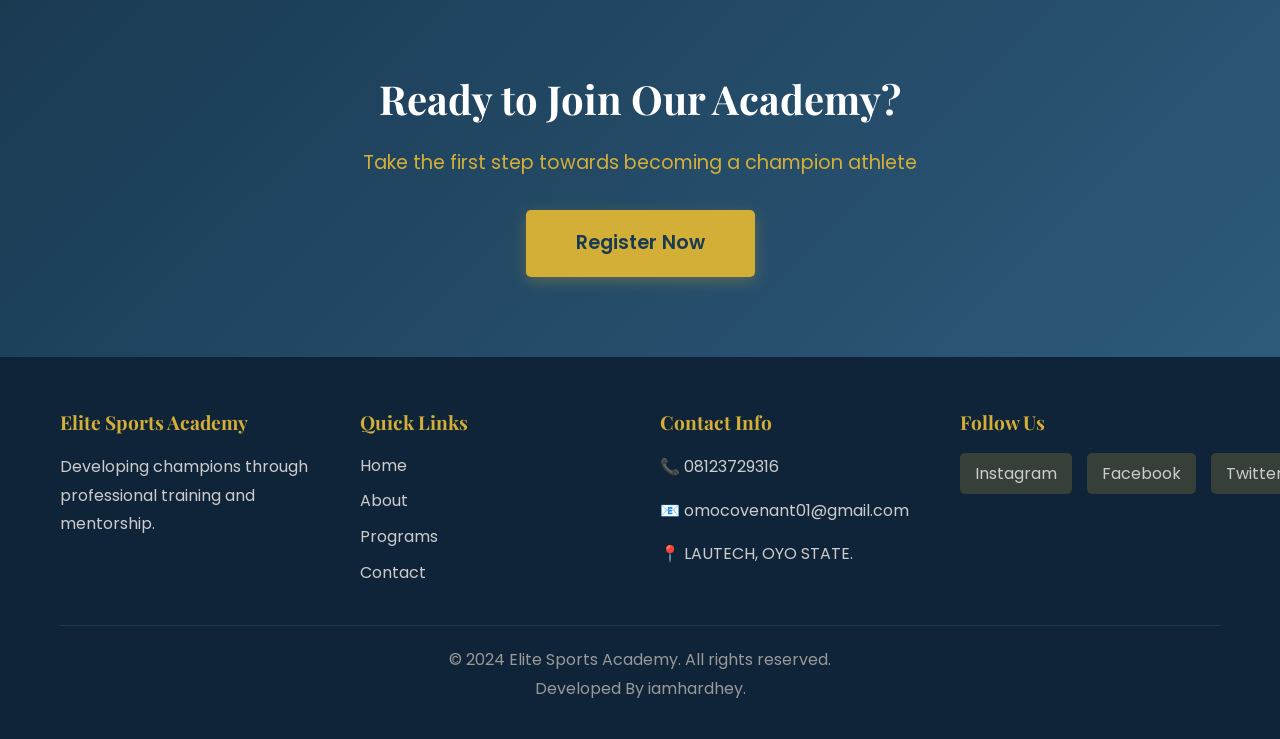
<file: home.html>
<!DOCTYPE html>
<html lang="en">
<head>
    <meta charset="UTF-8">
    <meta name="viewport" content="width=device-width, initial-scale=1.0">
    <title>Elite Sports Academy - Home</title>
    <link rel="stylesheet" href="style.css">
    <link rel="preconnect" href="https://fonts.googleapis.com">
    <link rel="preconnect" href="https://fonts.gstatic.com" crossorigin>
    <link href="https://fonts.googleapis.com/css2?family=Poppins:wght@300;400;500;600;700;800&family=Playfair+Display:wght@700;800&display=swap" rel="stylesheet">
</head>
<body>
    <!-- Navigation Bar -->
    <nav class="navbar">
        <div class="container">
            <div class="nav-content">
                <div class="logo">
                    <h1>Elite Sports Academy</h1>
                </div>
                <button class="menu-toggle" id="menuToggle">
                    <span></span>
                    <span></span>
                    <span></span>
                </button>
                <ul class="nav-links" id="navLinks">
                    <li><a href="home.html" class="active">Home</a></li>
                    <li><a href="about.html">About</a></li>
                    <li><a href="programs.html">Programs</a></li>
                    <li><a href="coaches.html">Coaches</a></li>
                    <li><a href="gallery.html">Gallery</a></li>
                    <li><a href="testimonials.html">Testimonials</a></li>
                    <li><a href="contact.html">Contact</a></li>
                    <li><a href="register.html" class="btn-register">Register</a></li>
                </ul>
            </div>
        </div>
    </nav>

    <!-- Hero Section with Carousel -->
    <section class="hero">
        <div class="carousel-container">
            <div class="carousel-slide active" style="background-image: url(hero1.jpeg)"></div>
            <div class="carousel-slide" style="background-image: url(hero2.jpeg)"></div>
            <div class="carousel-slide" style="background-image: url(hero3.jpeg)"></div>
        </div>
        <div class="hero-overlay"></div>
        <div class="hero-content">
            <h2>Welcome to Elite Sports Academy</h2>
            <p>Develop Your Skills, Achieve Your Dreams</p>
            <a href="register.html" class="cta-button">Start Your Journey</a>
        </div>
        <div class="carousel-indicators">
            <span class="indicator active" onclick="currentSlide(0)"></span>
            <span class="indicator" onclick="currentSlide(1)"></span>
            <span class="indicator" onclick="currentSlide(2)"></span>
        </div>
    </section>

    <!-- Quick Stats Section -->
    <section class="stats-section">
        <div class="container">
            <div class="stats-grid">
                <div class="stat-card">
                    <h3>500+</h3>
                    <p>Active Athletes</p>
                </div>
                <div class="stat-card">
                    <h3>50+</h3>
                    <p>Expert Coaches</p>
                </div>
                <div class="stat-card">
                    <h3>15+</h3>
                    <p>Sports Programs</p>
                </div>
                <div class="stat-card">
                    <h3>100+</h3>
                    <p>Annual Events</p>
                </div>
            </div>
        </div>
    </section>

    <!-- Featured Programs Section -->
    <section class="featured-programs">
        <div class="container">
            <div class="section-header">
                <h2>Our Programs</h2>
                <p>Comprehensive Training for All Levels</p>
            </div>
            <div class="programs-grid">
                <div class="program-card">
                    <div class="program-icon">⚽</div>
                    <h3>Football Academy</h3>
                    <p>Professional football training with focus on technique and tactics.</p>
                    <a href="programs.html" class="learn-more">Learn More →</a>
                </div>
                <div class="program-card">
                    <div class="program-icon">🏀</div>
                    <h3>Basketball Program</h3>
                    <p>Intensive basketball training covering fundamentals and competition.</p>
                    <a href="programs.html" class="learn-more">Learn More →</a>
                </div>
                <div class="program-card">
                    <div class="program-icon">🎾</div>
                    <h3>Tennis Academy</h3>
                    <p>Elite tennis coaching with personalized training plans.</p>
                    <a href="programs.html" class="learn-more">Learn More →</a>
                </div>
            </div>
        </div>
    </section>

    <!-- Call to Action Section -->
    <section class="cta-section">
        <div class="container">
            <h2>Ready to Join Our Academy?</h2>
            <p>Take the first step towards becoming a champion athlete</p>
            <a href="register.html" class="cta-button-large">Register Now</a>
        </div>
    </section>

    <!-- Footer -->
    <footer class="footer">
        <div class="container">
            <div class="footer-content">
                <div class="footer-section">
                    <h4>Elite Sports Academy</h4>
                    <p>Developing champions through professional training and mentorship.</p>
                </div>
                <div class="footer-section">
                    <h4>Quick Links</h4>
                    <ul>
                        <li><a href="home.html">Home</a></li>
                        <li><a href="about.html">About</a></li>
                        <li><a href="programs.html">Programs</a></li>
                        <li><a href="contact.html">Contact</a></li>
                    </ul>
                </div>
                <div class="footer-section">
                    <h4>Contact Info</h4>
                    <p>📞 08123729316</p>
                    <p>📧 omocovenant01@gmail.com</p>
                    <p>📍 LAUTECH, OYO STATE.</p>
                </div>
                <div class="footer-section">
                    <h4>Follow Us</h4>
                    <div class="social-links">
                        <a href=" https://www.instagram.com/iamhardhey?igsh=Z2JxN3FiOGpkYzJh&utm_source=qr" class="social-link">Instagram</a>
                        <a href="https://www.facebook.com/share/1GJSSBB4qZ/?mibextid=wwXIfr" class="social-link">Facebook</a>
                        <a href=" https://x.com/olaoyesulaimon?s=21" class="social-link">Twitter</a>
                    </div>
                </div>
            </div>
            <div class="footer-bottom">
                <p>&copy; 2024 Elite Sports Academy. All rights reserved.<br> Developed By iamhardhey.</p>
            </div>
        </div>
    </footer>

    <script src="script.js"></script>
</body>
</html>
</file>
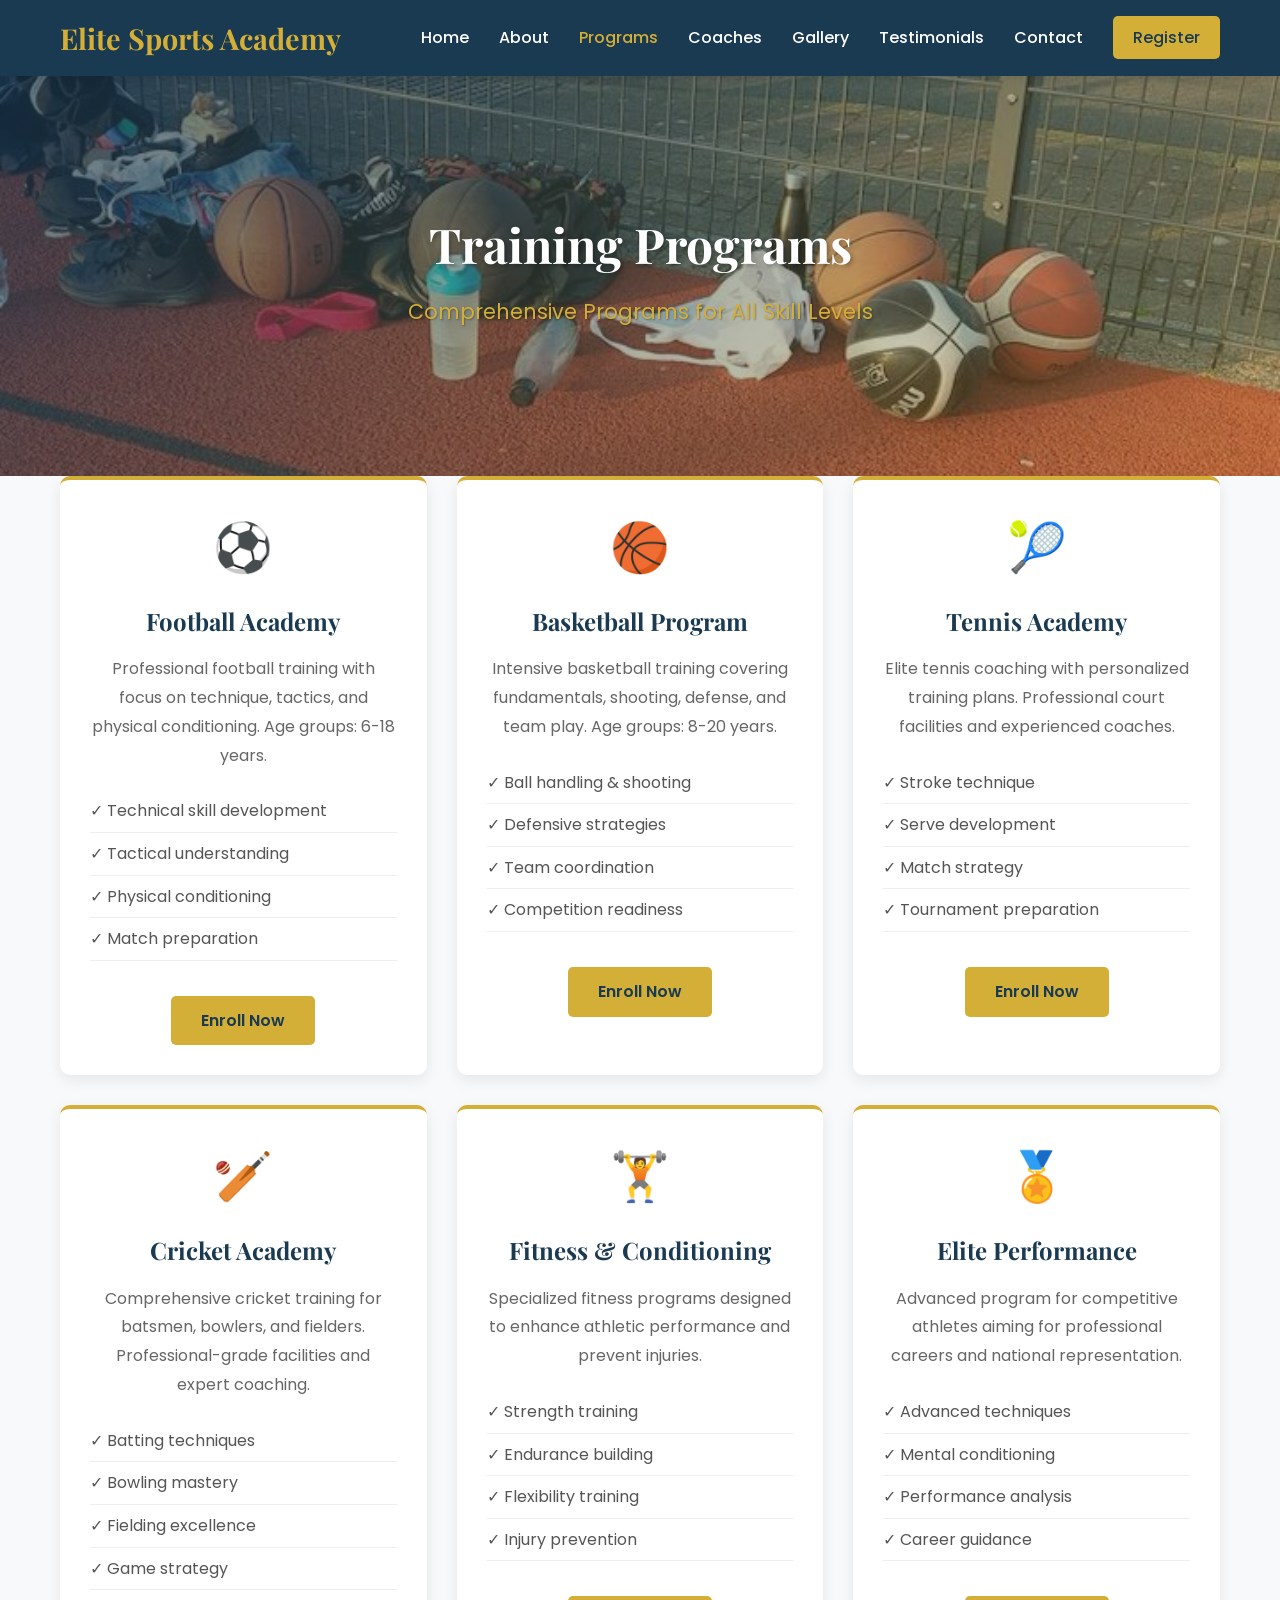
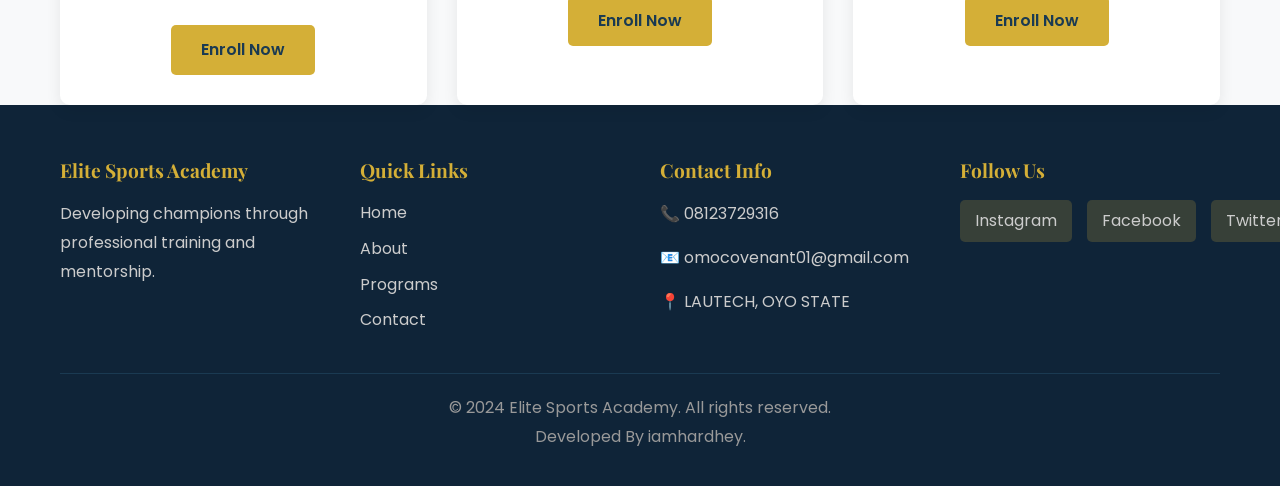
<file: programs.html>
<!DOCTYPE html>
<html lang="en">
<head>
    <meta charset="UTF-8">
    <meta name="viewport" content="width=device-width, initial-scale=1.0">
    <title>Programs - Elite Sports Academy</title>
    <link rel="stylesheet" href="style.css">
    <link rel="preconnect" href="https://fonts.googleapis.com">
    <link rel="preconnect" href="https://fonts.gstatic.com" crossorigin>
    <link href="https://fonts.googleapis.com/css2?family=Poppins:wght@300;400;500;600;700;800&family=Playfair+Display:wght@700;800&display=swap" rel="stylesheet">
</head>
<body>
    <!-- Navigation Bar -->
    <nav class="navbar">
        <div class="container">
            <div class="nav-content">
                <div class="logo">
                    <h1>Elite Sports Academy</h1>
                </div>
                <button class="menu-toggle" id="menuToggle">
                    <span></span>
                    <span></span>
                    <span></span>
                </button>
                <ul class="nav-links" id="navLinks">
                    <li><a href="Index.html">Home</a></li>
                    <li><a href="about.html">About</a></li>
                    <li><a href="programs.html" class="active">Programs</a></li>
                    <li><a href="coaches.html">Coaches</a></li>
                    <li><a href="gallery.html">Gallery</a></li>
                    <li><a href="testimonials.html">Testimonials</a></li>
                    <li><a href="contact.html">Contact</a></li>
                    <li><a href="register.html" class="btn-register">Register</a></li>
                </ul>
            </div>
        </div>
    </nav>

    <!-- Page Hero -->
    <section class="page-hero" style="background-image: url(hero3.jpeg)">
        <div class="hero-overlay"></div>
        <div class="hero-content">
            <h1>Training Programs</h1>
            <p>Comprehensive Programs for All Skill Levels</p>
        </div>
    </section>

    <!-- Programs Section -->
    <section class="programs-section">
        <div class="container">
            <div class="programs-grid">
                <div class="program-card">
                    <div class="program-icon">⚽</div>
                    <h3>Football Academy</h3>
                    <p>Professional football training with focus on technique, tactics, and physical conditioning. Age groups: 6-18 years.</p>
                    <ul class="program-features">
                        <li>✓ Technical skill development</li>
                        <li>✓ Tactical understanding</li>
                        <li>✓ Physical conditioning</li>
                        <li>✓ Match preparation</li>
                    </ul>
                    <a href="register.html" class="program-btn">Enroll Now</a>
                </div>

                <div class="program-card">
                    <div class="program-icon">🏀</div>
                    <h3>Basketball Program</h3>
                    <p>Intensive basketball training covering fundamentals, shooting, defense, and team play. Age groups: 8-20 years.</p>
                    <ul class="program-features">
                        <li>✓ Ball handling & shooting</li>
                        <li>✓ Defensive strategies</li>
                        <li>✓ Team coordination</li>
                        <li>✓ Competition readiness</li>
                    </ul>
                    <a href="register.html" class="program-btn">Enroll Now</a>
                </div>

                <div class="program-card">
                    <div class="program-icon">🎾</div>
                    <h3>Tennis Academy</h3>
                    <p>Elite tennis coaching with personalized training plans. Professional court facilities and experienced coaches.</p>
                    <ul class="program-features">
                        <li>✓ Stroke technique</li>
                        <li>✓ Serve development</li>
                        <li>✓ Match strategy</li>
                        <li>✓ Tournament preparation</li>
                    </ul>
                    <a href="register.html" class="program-btn">Enroll Now</a>
                </div>

                <div class="program-card">
                    <div class="program-icon">🏏</div>
                    <h3>Cricket Academy</h3>
                    <p>Comprehensive cricket training for batsmen, bowlers, and fielders. Professional-grade facilities and expert coaching.</p>
                    <ul class="program-features">
                        <li>✓ Batting techniques</li>
                        <li>✓ Bowling mastery</li>
                        <li>✓ Fielding excellence</li>
                        <li>✓ Game strategy</li>
                    </ul>
                    <a href="register.html" class="program-btn">Enroll Now</a>
                </div>

                <div class="program-card">
                    <div class="program-icon">🏋️</div>
                    <h3>Fitness & Conditioning</h3>
                    <p>Specialized fitness programs designed to enhance athletic performance and prevent injuries.</p>
                    <ul class="program-features">
                        <li>✓ Strength training</li>
                        <li>✓ Endurance building</li>
                        <li>✓ Flexibility training</li>
                        <li>✓ Injury prevention</li>
                    </ul>
                    <a href="register.html" class="program-btn">Enroll Now</a>
                </div>

                <div class="program-card">
                    <div class="program-icon">🏅</div>
                    <h3>Elite Performance</h3>
                    <p>Advanced program for competitive athletes aiming for professional careers and national representation.</p>
                    <ul class="program-features">
                        <li>✓ Advanced techniques</li>
                        <li>✓ Mental conditioning</li>
                        <li>✓ Performance analysis</li>
                        <li>✓ Career guidance</li>
                    </ul>
                    <a href="register.html" class="program-btn">Enroll Now</a>
                </div>
            </div>
        </div>
    </section>

    <!-- Footer -->
    <footer class="footer">
        <div class="container">
            <div class="footer-content">
                <div class="footer-section">
                    <h4>Elite Sports Academy</h4>
                    <p>Developing champions through professional training and mentorship.</p>
                </div>
                <div class="footer-section">
                    <h4>Quick Links</h4>
                    <ul>
                        <li><a href="Index.html">Home</a></li>
                        <li><a href="about.html">About</a></li>
                        <li><a href="programs.html">Programs</a></li>
                        <li><a href="contact.html">Contact</a></li>
                    </ul>
                </div>
                <div class="footer-section">
                   <h4>Contact Info</h4>
                    <p>📞 08123729316</p>
                    <p>📧 omocovenant01@gmail.com</p>
                    <p>📍 LAUTECH, OYO STATE</p>
                </div>
                <div class="footer-section">
                    <h4>Follow Us</h4>
                    <div class="social-links">
                        <a href=" https://www.instagram.com/iamhardhey?igsh=Z2JxN3FiOGpkYzJh&utm_source=qr" class="social-link">Instagram</a>
                        <a href="https://www.facebook.com/share/1GJSSBB4qZ/?mibextid=wwXIfr" class="social-link">Facebook</a>
                        <a href=" https://x.com/olaoyesulaimon?s=21" class="social-link">Twitter</a>
                    </div>
                </div>
            </div>
            <div class="footer-bottom">
                <p>&copy; 2024 Elite Sports Academy. All rights reserved.<br> Developed By iamhardhey.</p>
            </div>
        </div>
    </footer>

    <script src="script.js"></script>
</body>
</html>
</file>
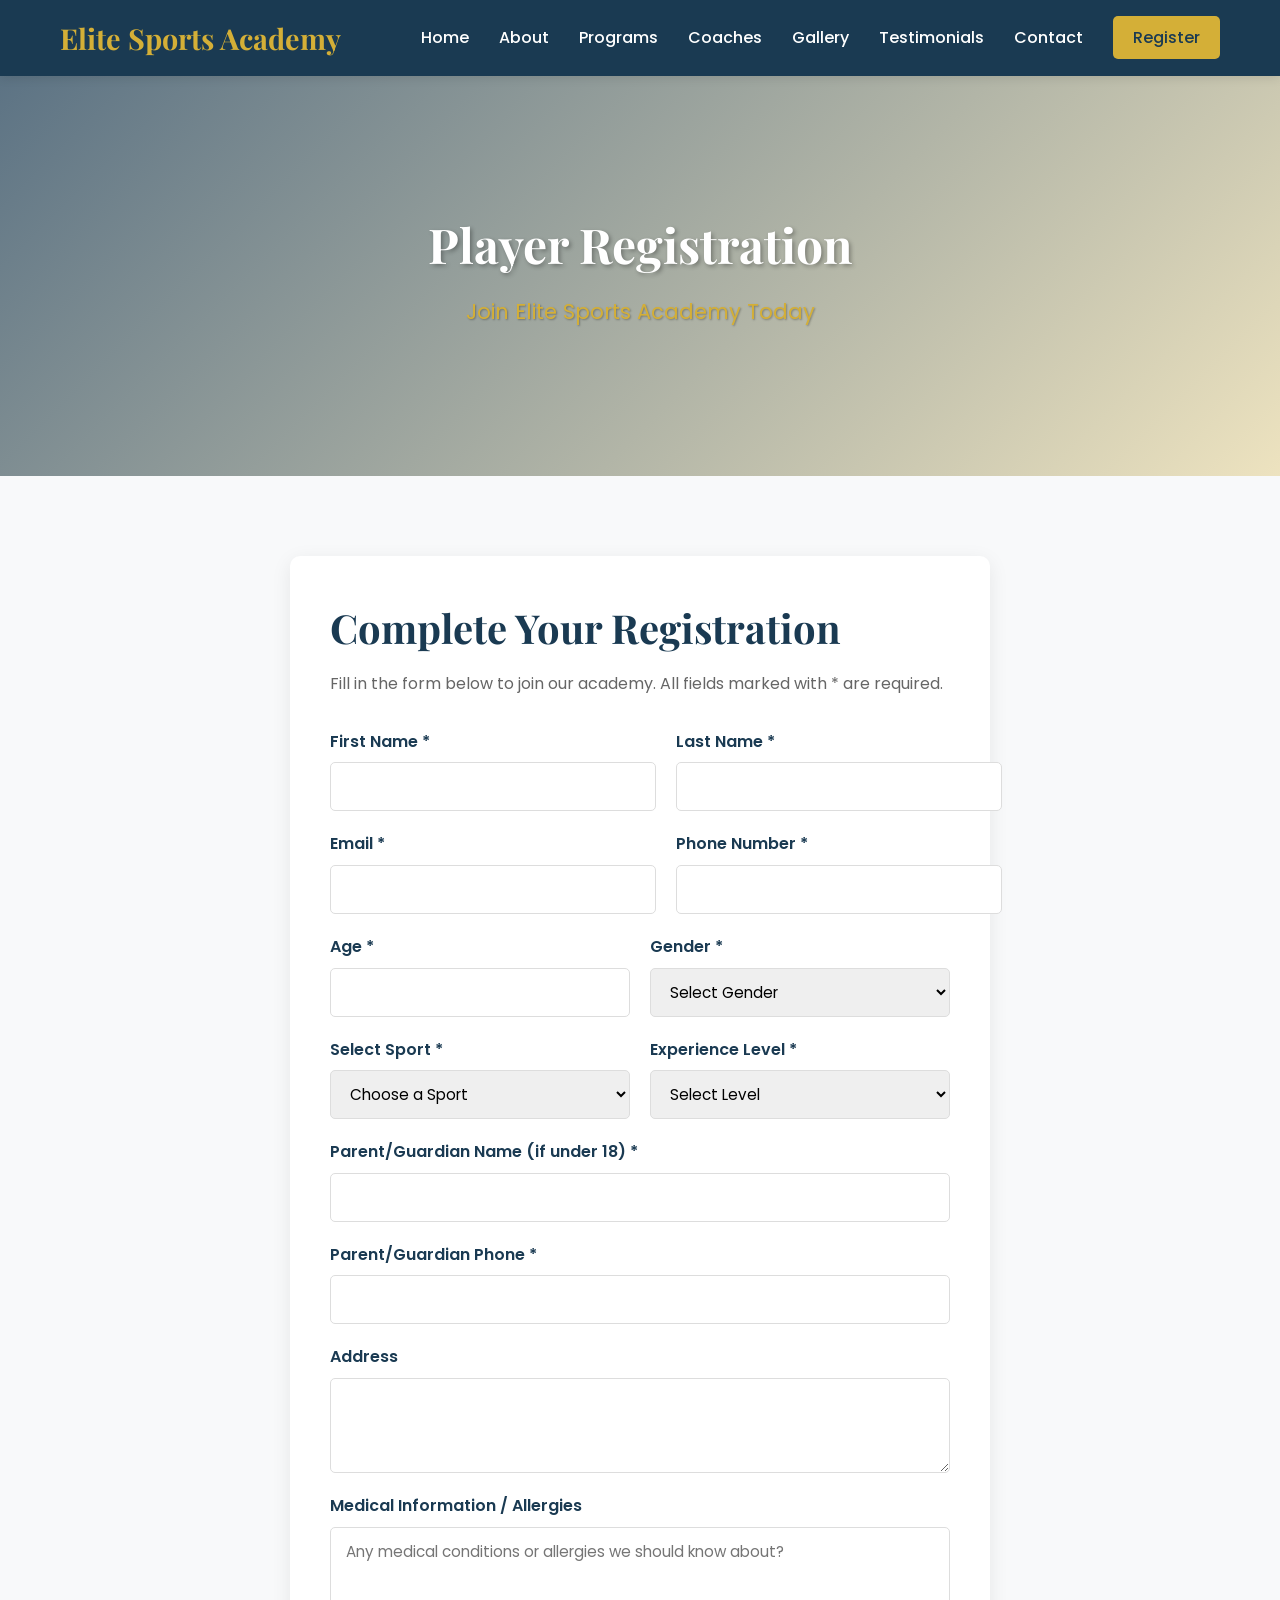
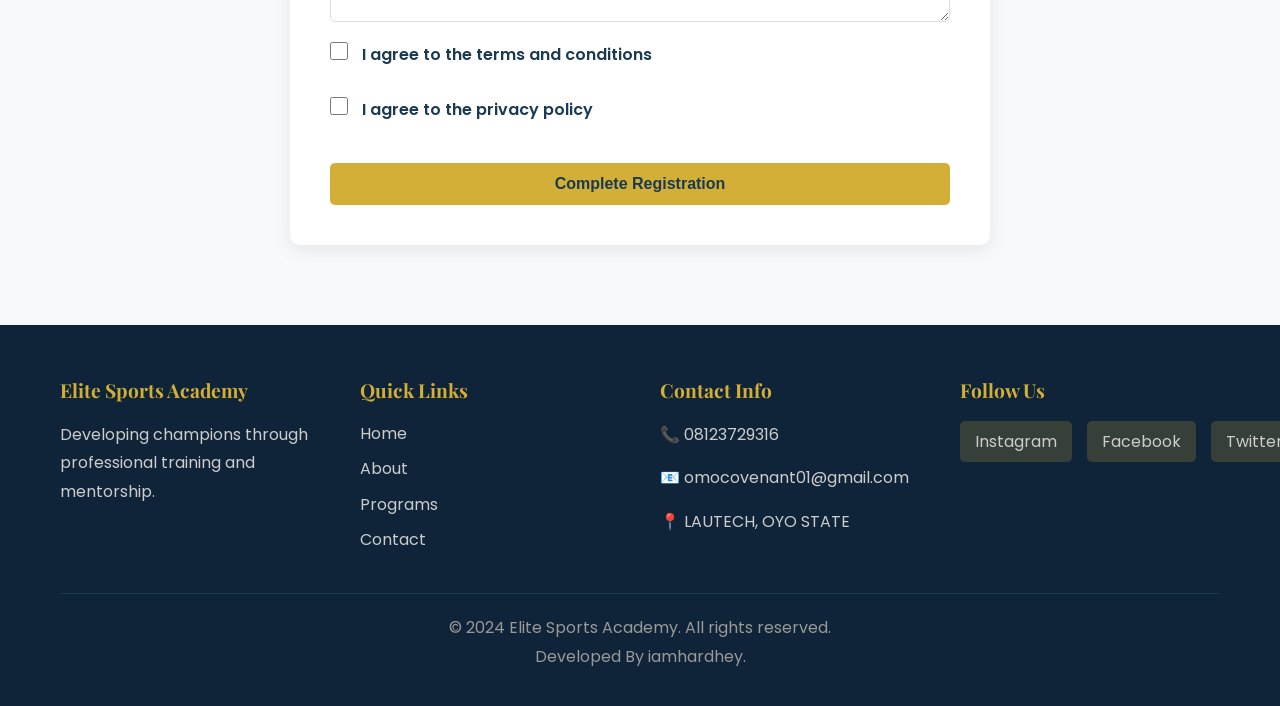
<file: register.html>
<!DOCTYPE html>
<html lang="en">
<head>
    <meta charset="UTF-8">
    <meta name="viewport" content="width=device-width, initial-scale=1.0">
    <title>Register - Elite Sports Academy</title>
    <link rel="stylesheet" href="style.css">
    <link rel="preconnect" href="https://fonts.googleapis.com">
    <link rel="preconnect" href="https://fonts.gstatic.com" crossorigin>
    <link href="https://fonts.googleapis.com/css2?family=Poppins:wght@300;400;500;600;700;800&family=Playfair+Display:wght@700;800&display=swap" rel="stylesheet">
</head>
<body>
    <!-- Navigation Bar -->
    <nav class="navbar">
        <div class="container">
            <div class="nav-content">
                <div class="logo">
                    <h1>Elite Sports Academy</h1>
                </div>
                <button class="menu-toggle" id="menuToggle">
                    <span></span>
                    <span></span>
                    <span></span>
                </button>
                <ul class="nav-links" id="navLinks">
                    <li><a href="index.html">Home</a></li>
                    <li><a href="about.html">About</a></li>
                    <li><a href="programs.html">Programs</a></li>
                    <li><a href="coaches.html">Coaches</a></li>
                    <li><a href="gallery.html">Gallery</a></li>
                    <li><a href="testimonials.html">Testimonials</a></li>
                    <li><a href="contact.html">Contact</a></li>
                    <li><a href="register.html" class="active btn-register">Register</a></li>
                </ul>
            </div>
        </div>
    </nav>

    <!-- Page Hero -->
    <section class="page-hero" style="background-image: url('https://d2xsxph8kpxj0f.cloudfront.net/310519663455679374/hcwPb6U6B8K7XCEomAyQ54/training-programs-oNmx65GRkfch5XnoFLUnAs.webp')">
        <div class="hero-overlay"></div>
        <div class="hero-content">
            <h1>Player Registration</h1>
            <p>Join Elite Sports Academy Today</p>
        </div>
    </section>

    <!-- Registration Section -->
    <section class="registration-section">
        <div class="container">
            <div class="registration-wrapper">
                <h2>Complete Your Registration</h2>
                <p class="registration-intro">Fill in the form below to join our academy. All fields marked with * are required.</p>

                <form class="registration-form" id="registrationForm">
                    <div class="form-row">
                        <div class="form-group">
                            <label for="firstName">First Name *</label>
                            <input type="text" id="firstName" name="firstName" required>
                        </div>
                        <div class="form-group">
                            <label for="lastName">Last Name *</label>
                            <input type="text" id="lastName" name="lastName" required>
                        </div>
                    </div>

                    <div class="form-row">
                        <div class="form-group">
                            <label for="email">Email *</label>
                            <input type="email" id="email" name="email" required>
                        </div>
                        <div class="form-group">
                            <label for="phone">Phone Number *</label>
                            <input type="tel" id="phone" name="phone" required>
                        </div>
                    </div>

                    <div class="form-row">
                        <div class="form-group">
                            <label for="age">Age *</label>
                            <input type="number" id="age" name="age" min="5" max="30" required>
                        </div>
                        <div class="form-group">
                            <label for="gender">Gender *</label>
                            <select id="gender" name="gender" required>
                                <option value="">Select Gender</option>
                                <option value="male">Male</option>
                                <option value="female">Female</option>
                                <option value="other">Other</option>
                            </select>
                        </div>
                    </div>

                    <div class="form-row">
                        <div class="form-group">
                            <label for="sport">Select Sport *</label>
                            <select id="sport" name="sport" required>
                                <option value="">Choose a Sport</option>
                                <option value="football">Football</option>
                                <option value="basketball">Basketball</option>
                                <option value="tennis">Tennis</option>
                                <option value="cricket">Cricket</option>
                                <option value="fitness">Fitness & Conditioning</option>
                            </select>
                        </div>
                        <div class="form-group">
                            <label for="level">Experience Level *</label>
                            <select id="level" name="level" required>
                                <option value="">Select Level</option>
                                <option value="beginner">Beginner</option>
                                <option value="intermediate">Intermediate</option>
                                <option value="advanced">Advanced</option>
                            </select>
                        </div>
                    </div>

                    <div class="form-group">
                        <label for="parentName">Parent/Guardian Name (if under 18) *</label>
                        <input type="text" id="parentName" name="parentName" required>
                    </div>

                    <div class="form-group">
                        <label for="parentPhone">Parent/Guardian Phone *</label>
                        <input type="tel" id="parentPhone" name="parentPhone" required>
                    </div>

                    <div class="form-group">
                        <label for="address">Address</label>
                        <textarea id="address" name="address" rows="3"></textarea>
                    </div>

                    <div class="form-group">
                        <label for="medicalInfo">Medical Information / Allergies</label>
                        <textarea id="medicalInfo" name="medicalInfo" rows="3" placeholder="Any medical conditions or allergies we should know about?"></textarea>
                    </div>

                    <div class="form-group checkbox">
                        <label>
                            <input type="checkbox" name="terms" required>
                            I agree to the terms and conditions
                        </label>
                    </div>

                    <div class="form-group checkbox">
                        <label>
                            <input type="checkbox" name="privacy" required>
                            I agree to the privacy policy
                        </label>
                    </div>

                    <button type="submit" class="submit-btn">Complete Registration</button>
                </form>
            </div>
        </div>
    </section>

    <!-- Footer -->
    <footer class="footer">
        <div class="container">
            <div class="footer-content">
                <div class="footer-section">
                    <h4>Elite Sports Academy</h4>
                    <p>Developing champions through professional training and mentorship.</p>
                </div>
                <div class="footer-section">
                    <h4>Quick Links</h4>
                    <ul>
                        <li><a href="Index.html">Home</a></li>
                        <li><a href="about.html">About</a></li>
                        <li><a href="programs.html">Programs</a></li>
                        <li><a href="contact.html">Contact</a></li>
                    </ul>
                </div>
                <div class="footer-section">
                    <h4>Contact Info</h4>
                    <p>📞 08123729316</p>
                    <p>📧 omocovenant01@gmail.com</p>
                    <p>📍 LAUTECH, OYO STATE</p>
                </div>
                <div class="footer-section">
                    <h4>Follow Us</h4>
                    <div class="social-links">
                        <a href=" https://www.instagram.com/iamhardhey?igsh=Z2JxN3FiOGpkYzJh&utm_source=qr" class="social-link">Instagram</a>
                        <a href="https://www.facebook.com/share/1GJSSBB4qZ/?mibextid=wwXIfr" class="social-link">Facebook</a>
                        <a href=" https://x.com/olaoyesulaimon?s=21" class="social-link">Twitter</a>
                    </div>
                </div>
            </div>
            <div class="footer-bottom">
                <p>&copy; 2024 Elite Sports Academy. All rights reserved.<br> Developed By iamhardhey.</p>
            </div>
        </div>
    </footer>

    <script src="script.js"></script>
</body>
</html>
</file>
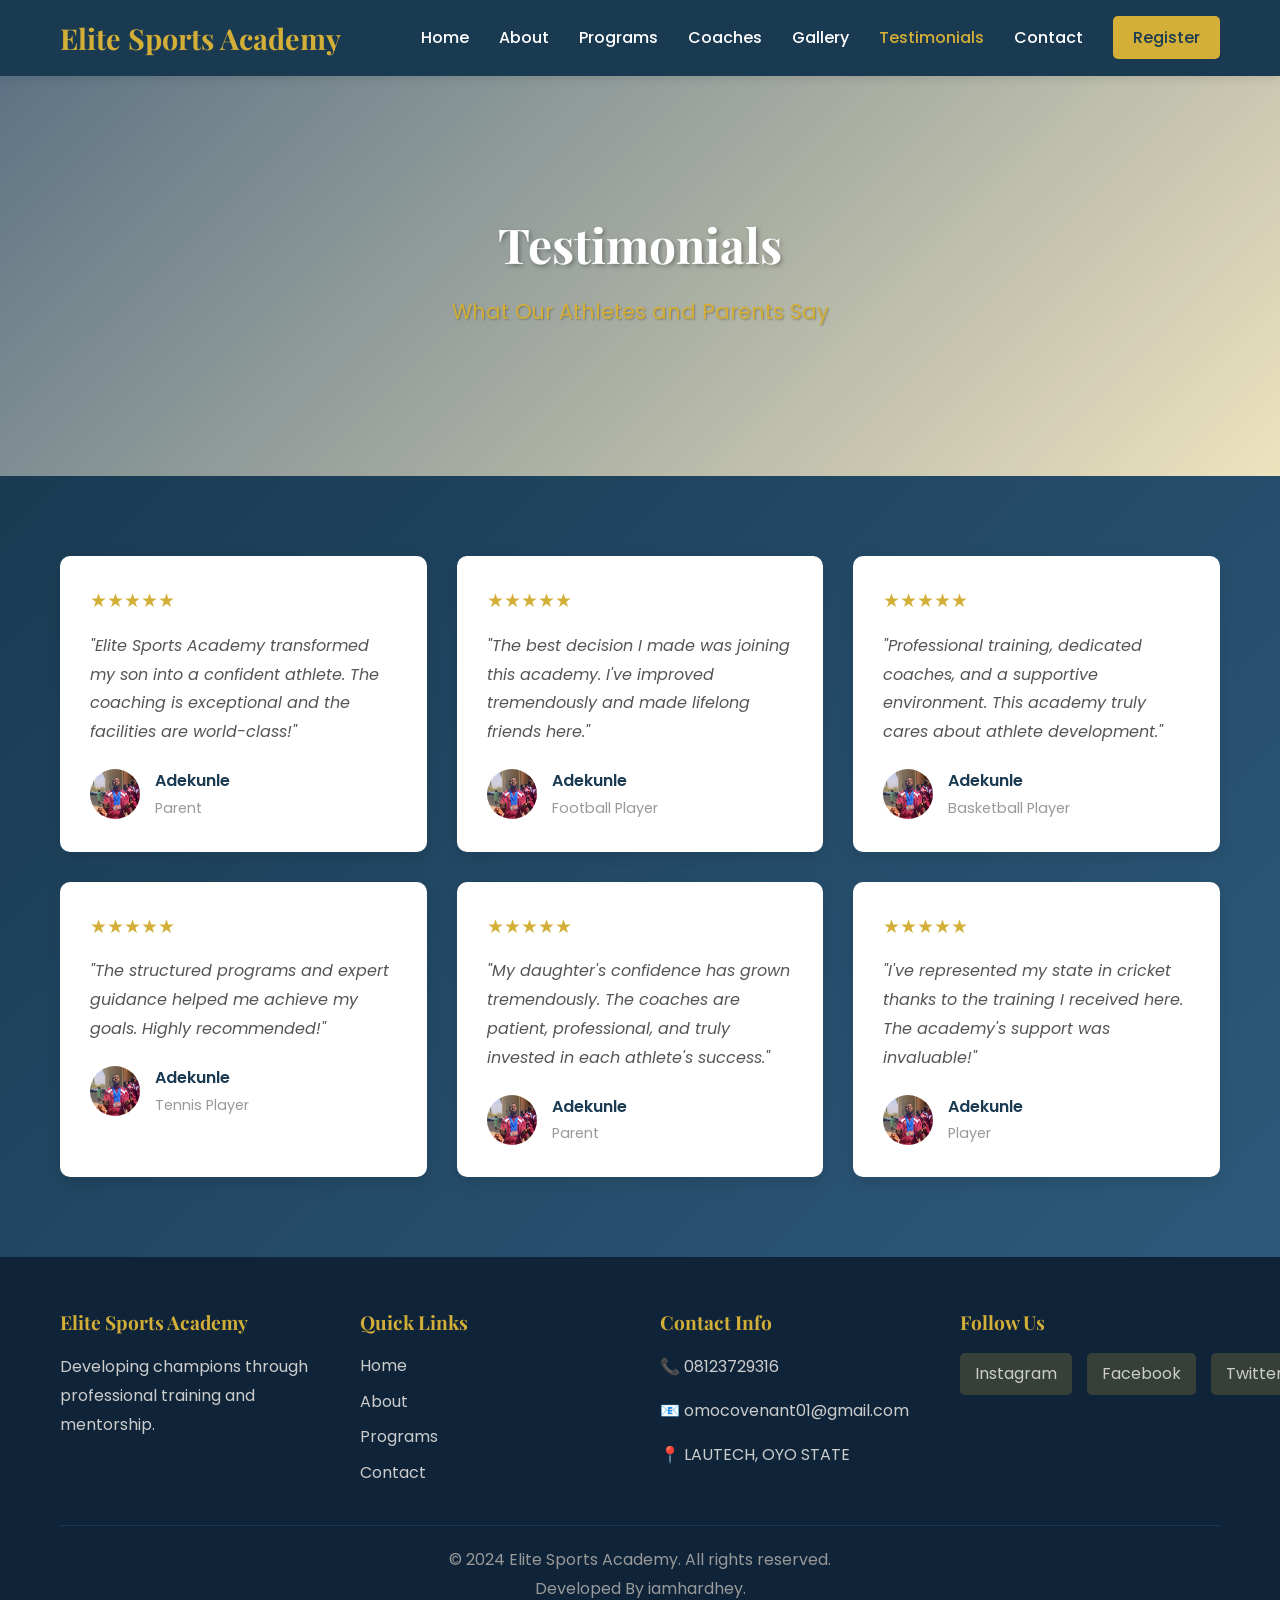
<file: testimonials.html>
<!DOCTYPE html>
<html lang="en">
<head>
    <meta charset="UTF-8">
    <meta name="viewport" content="width=device-width, initial-scale=1.0">
    <title>Testimonials - Elite Sports Academy</title>
    <link rel="stylesheet" href="style.css">
    <link rel="preconnect" href="https://fonts.googleapis.com">
    <link rel="preconnect" href="https://fonts.gstatic.com" crossorigin>
    <link href="https://fonts.googleapis.com/css2?family=Poppins:wght@300;400;500;600;700;800&family=Playfair+Display:wght@700;800&display=swap" rel="stylesheet">
</head>
<body>
    <!-- Navigation Bar -->
    <nav class="navbar">
        <div class="container">
            <div class="nav-content">
                <div class="logo">
                    <h1>Elite Sports Academy</h1>
                </div>
                <button class="menu-toggle" id="menuToggle">
                    <span></span>
                    <span></span>
                    <span></span>
                </button>
                <ul class="nav-links" id="navLinks">
                    <li><a href="Index.html">Home</a></li>
                    <li><a href="about.html">About</a></li>
                    <li><a href="programs.html">Programs</a></li>
                    <li><a href="coaches.html">Coaches</a></li>
                    <li><a href="gallery.html">Gallery</a></li>
                    <li><a href="testimonials.html" class="active">Testimonials</a></li>
                    <li><a href="contact.html">Contact</a></li>
                    <li><a href="register.html" class="btn-register">Register</a></li>
                </ul>
            </div>
        </div>
    </nav>

    <!-- Page Hero -->
    <section class="page-hero" style="background-image: url('https://d2xsxph8kpxj0f.cloudfront.net/310519663455679374/hcwPb6U6B8K7XCEomAyQ54/hero-banner-H997U8aUmZCAYLW6wJykYs.webp')">
        <div class="hero-overlay"></div>
        <div class="hero-content">
            <h1>Testimonials</h1>
            <p>What Our Athletes and Parents Say</p>
        </div>
    </section>

    <!-- Testimonials Section -->
    <section class="testimonials-section">
        <div class="container">
            <div class="testimonials-grid">
                <div class="testimonial-card">
                    <div class="stars">★★★★★</div>
                    <p class="testimonial-text">"Elite Sports Academy transformed my son into a confident athlete. The coaching is exceptional and the facilities are world-class!"</p>
                    <div class="testimonial-author">
                        <img src="medal.jpeg" alt="Author">
                        <div>
                            <p class="author-name">Adekunle</p>
                            <p class="author-role">Parent</p>
                        </div>
                    </div>
                </div>

                <div class="testimonial-card">
                    <div class="stars">★★★★★</div>
                    <p class="testimonial-text">"The best decision I made was joining this academy. I've improved tremendously and made lifelong friends here."</p>
                    <div class="testimonial-author">
                        <img src="medal.jpeg" alt="Author">
                        <div>
                            <p class="author-name">Adekunle</p>
                            <p class="author-role">Football Player</p>
                        </div>
                    </div>
                </div>

                <div class="testimonial-card">
                    <div class="stars">★★★★★</div>
                    <p class="testimonial-text">"Professional training, dedicated coaches, and a supportive environment. This academy truly cares about athlete development."</p>
                    <div class="testimonial-author">
                        <img src="medal.jpeg" alt="Author">
                        <div>
                            <p class="author-name">Adekunle</p>
                            <p class="author-role">Basketball Player</p>
                        </div>
                    </div>
                </div>

                <div class="testimonial-card">
                    <div class="stars">★★★★★</div>
                    <p class="testimonial-text">"The structured programs and expert guidance helped me achieve my goals. Highly recommended!"</p>
                    <div class="testimonial-author">
                        <img src="medal.jpeg" alt="Author">
                        <div>
                            <p class="author-name">Adekunle</p>
                            <p class="author-role">Tennis Player</p>
                        </div>
                    </div>
                </div>

                <div class="testimonial-card">
                    <div class="stars">★★★★★</div>
                    <p class="testimonial-text">"My daughter's confidence has grown tremendously. The coaches are patient, professional, and truly invested in each athlete's success."</p>
                    <div class="testimonial-author">
                        <img src="medal.jpeg" alt="Author">
                        <div>
                            <p class="author-name">Adekunle</p>
                            <p class="author-role">Parent</p>
                        </div>
                    </div>
                </div>

                <div class="testimonial-card">
                    <div class="stars">★★★★★</div>
                    <p class="testimonial-text">"I've represented my state in cricket thanks to the training I received here. The academy's support was invaluable!"</p>
                    <div class="testimonial-author">
                        <img src="medal.jpeg" alt="Author">
                        <div>
                            <p class="author-name">Adekunle</p>
                            <p class="author-role"> Player</p>
                        </div>
                    </div>
                </div>
            </div>
        </div>
    </section>

    <!-- Footer -->
    <footer class="footer">
        <div class="container">
            <div class="footer-content">
                <div class="footer-section">
                    <h4>Elite Sports Academy</h4>
                    <p>Developing champions through professional training and mentorship.</p>
                </div>
                <div class="footer-section">
                    <h4>Quick Links</h4>
                    <ul>
                        <li><a href="Index.html">Home</a></li>
                        <li><a href="about.html">About</a></li>
                        <li><a href="programs.html">Programs</a></li>
                        <li><a href="contact.html">Contact</a></li>
                    </ul>
                </div>
                <div class="footer-section">
                    <h4>Contact Info</h4>
                    <p>📞 08123729316</p>
                    <p>📧 omocovenant01@gmail.com</p>
                    <p>📍 LAUTECH, OYO STATE</p>
                </div>
                <div class="footer-section">
                    <h4>Follow Us</h4>
                    <div class="social-links">
                        <a href=" https://www.instagram.com/iamhardhey?igsh=Z2JxN3FiOGpkYzJh&utm_source=qr" class="social-link">Instagram</a>
                        <a href="https://www.facebook.com/share/1GJSSBB4qZ/?mibextid=wwXIfr" class="social-link">Facebook</a>
                        <a href=" https://x.com/olaoyesulaimon?s=21" class="social-link">Twitter</a>
                    </div>
                </div>
            </div>
            <div class="footer-bottom">
                <p>&copy; 2024 Elite Sports Academy. All rights reserved.<br> Developed By iamhardhey.</p>
            </div>
        </div>
    </footer>

    <script src="script.js"></script>
</body>
</html>
</file>
<file: style.css>
/* ============================================
   ELITE SPORTS ACADEMY - UNIFIED STYLESHEET
   Professional, Modern, Mobile-Responsive Design
   ============================================ */

/* ============================================
   RESET & BASE STYLES
   ============================================ */

* {
    margin: 0;
    padding: 0;
    box-sizing: border-box;
}

html {
    scroll-behavior: smooth;
}

body {
    font-family: 'Poppins', sans-serif;
    line-height: 1.6;
    color: #333;
    background-color: #f8f9fa;
}

.container {
    max-width: 1200px;
    margin: 0 auto;
    padding: 0 20px;
}

/* ============================================
   TYPOGRAPHY
   ============================================ */

h1, h2, h3, h4, h5, h6 {
    font-family: 'Playfair Display', serif;
    font-weight: 700;
    color: #1a3a52;
}

h1 {
    font-size: 3rem;
}

h2 {
    font-size: 2.5rem;
    margin-bottom: 20px;
}

h3 {
    font-size: 1.5rem;
    margin-bottom: 15px;
}

p {
    font-size: 1rem;
    margin-bottom: 15px;
    line-height: 1.8;
}

a {
    text-decoration: none;
    color: #d4af37;
    transition: color 0.3s ease;
}

a:hover {
    color: #1a3a52;
}

/* ============================================
   NAVIGATION BAR
   ============================================ */

.navbar {
    background-color: #1a3a52;
    padding: 15px 0;
    position: sticky;
    top: 0;
    z-index: 1000;
    box-shadow: 0 2px 10px rgba(0, 0, 0, 0.1);
}

.nav-content {
    display: flex;
    justify-content: space-between;
    align-items: center;
}

.logo h1 {
    color: #d4af37;
    font-size: 1.8rem;
    font-weight: 700;
}

.nav-links {
    display: flex;
    list-style: none;
    gap: 30px;
    align-items: center;
}

.nav-links a {
    color: white;
    font-weight: 500;
    transition: color 0.3s ease;
}

.nav-links a:hover,
.nav-links a.active {
    color: #d4af37;
}

.btn-register {
    background-color: #d4af37;
    color: #1a3a52 !important;
    padding: 10px 20px;
    border-radius: 5px;
    font-weight: 600;
    transition: all 0.3s ease;
}

.btn-register:hover {
    background-color: #f0c856;
    transform: translateY(-2px);
}

.menu-toggle {
    display: none;
    flex-direction: column;
    background: none;
    border: none;
    cursor: pointer;
    gap: 6px;
}

.menu-toggle span {
    width: 25px;
    height: 3px;
    background-color: #d4af37;
    border-radius: 3px;
    transition: all 0.3s ease;
}

/* ============================================
   HERO SECTION WITH CAROUSEL
   ============================================ */

.hero {
    height: 600px;
    position: relative;
    display: flex;
    align-items: center;
    justify-content: center;
    text-align: center;
    color: white;
    overflow: hidden;
}

.carousel-container {
    position: absolute;
    top: 0;
    left: 0;
    width: 100%;
    height: 100%;
    z-index: 1;
}

.carousel-slide {
    position: absolute;
    top: 0;
    left: 0;
    width: 100%;
    height: 100%;
    background-size: cover;
    background-position: center;
    opacity: 0;
    transition: opacity 1s ease-in-out;
}

.carousel-slide.active {
    opacity: 1;
}

.hero-overlay {
    position: absolute;
    top: 0;
    left: 0;
    right: 0;
    bottom: 0;
    background: linear-gradient(135deg, rgba(26, 58, 82, 0.7) 0%, rgba(212, 175, 55, 0.3) 100%);
    z-index: 2;
}

.hero-content {
    position: relative;
    z-index: 3;
    animation: fadeInUp 1s ease-out;
}

.hero h2 {
    font-size: 3.5rem;
    color: white;
    margin-bottom: 20px;
    text-shadow: 2px 2px 4px rgba(0, 0, 0, 0.3);
}

.hero p {
    font-size: 1.5rem;
    color: #d4af37;
    margin-bottom: 30px;
    text-shadow: 1px 1px 2px rgba(0, 0, 0, 0.3);
}

.cta-button {
    display: inline-block;
    background-color: #d4af37;
    color: #1a3a52;
    padding: 15px 40px;
    font-size: 1.1rem;
    font-weight: 600;
    border: none;
    border-radius: 5px;
    cursor: pointer;
    transition: all 0.3s ease;
    box-shadow: 0 4px 15px rgba(212, 175, 55, 0.3);
}

.cta-button:hover {
    background-color: #f0c856;
    transform: translateY(-3px);
    box-shadow: 0 6px 20px rgba(212, 175, 55, 0.4);
}

.cta-button-large {
    display: inline-block;
    background-color: #d4af37;
    color: #1a3a52;
    padding: 18px 50px;
    font-size: 1.2rem;
    font-weight: 600;
    border: none;
    border-radius: 5px;
    cursor: pointer;
    transition: all 0.3s ease;
    box-shadow: 0 4px 15px rgba(212, 175, 55, 0.3);
}

.cta-button-large:hover {
    background-color: #f0c856;
    transform: translateY(-3px);
}

/* Carousel Indicators */
.carousel-indicators {
    position: absolute;
    bottom: 30px;
    left: 50%;
    transform: translateX(-50%);
    display: flex;
    gap: 15px;
    z-index: 4;
}

.indicator {
    width: 12px;
    height: 12px;
    border-radius: 50%;
    background-color: rgba(255, 255, 255, 0.5);
    cursor: pointer;
    transition: all 0.3s ease;
    border: 2px solid transparent;
}

.indicator.active {
    background-color: #d4af37;
    width: 30px;
    border-radius: 6px;
}

.indicator:hover {
    background-color: rgba(255, 255, 255, 0.8);
}

/* ============================================
   PAGE HERO SECTION
   ============================================ */

.page-hero {
    height: 400px;
    background-size: cover;
    background-position: center;
    display: flex;
    align-items: center;
    justify-content: center;
    text-align: center;
    color: white;
    position: relative;
    overflow: hidden;
}

.page-hero .hero-overlay {
    position: absolute;
    top: 0;
    left: 0;
    right: 0;
    bottom: 0;
    background: linear-gradient(135deg, rgba(26, 58, 82, 0.7) 0%, rgba(212, 175, 55, 0.3) 100%);
    z-index: 1;
}

.page-hero .hero-content {
    position: relative;
    z-index: 2;
}

.page-hero h1 {
    font-size: 3rem;
    color: white;
    margin-bottom: 10px;
    text-shadow: 2px 2px 4px rgba(0, 0, 0, 0.3);
}

.page-hero p {
    font-size: 1.3rem;
    color: #d4af37;
    text-shadow: 1px 1px 2px rgba(0, 0, 0, 0.3);
}

/* ============================================
   STATS SECTION
   ============================================ */

.stats-section {
    padding: 60px 0;
    background-color: #f8f9fa;
}

.stats-grid {
    display: grid;
    grid-template-columns: repeat(auto-fit, minmax(200px, 1fr));
    gap: 30px;
}

.stat-card {
    background: white;
    padding: 30px;
    border-radius: 10px;
    text-align: center;
    box-shadow: 0 5px 15px rgba(0, 0, 0, 0.08);
    transition: all 0.3s ease;
}

.stat-card:hover {
    transform: translateY(-5px);
    box-shadow: 0 10px 25px rgba(212, 175, 55, 0.2);
}

.stat-card h3 {
    font-size: 2.5rem;
    color: #d4af37;
    margin-bottom: 10px;
}

.stat-card p {
    color: #666;
    font-size: 1rem;
    margin-bottom: 0;
}

/* ============================================
   FEATURED PROGRAMS SECTION
   ============================================ */

.featured-programs {
    padding: 80px 0;
    background-color: white;
}

.section-header {
    text-align: center;
    margin-bottom: 50px;
}

.section-header h2 {
    color: #1a3a52;
    margin-bottom: 10px;
}

.section-header p {
    font-size: 1.1rem;
    color: #666;
}

.programs-grid {
    display: grid;
    grid-template-columns: repeat(auto-fit, minmax(300px, 1fr));
    gap: 30px;
}

.program-card {
    background: white;
    padding: 30px;
    border-radius: 10px;
    box-shadow: 0 5px 15px rgba(0, 0, 0, 0.08);
    transition: all 0.3s ease;
    text-align: center;
    border-top: 4px solid #d4af37;
}

.program-card:hover {
    transform: translateY(-10px);
    box-shadow: 0 15px 30px rgba(212, 175, 55, 0.2);
}

.program-icon {
    font-size: 3rem;
    margin-bottom: 15px;
}

.program-card h3 {
    color: #1a3a52;
    margin-bottom: 15px;
}

.program-card p {
    color: #666;
    margin-bottom: 20px;
}

.program-features {
    list-style: none;
    text-align: left;
    margin-bottom: 20px;
}

.program-features li {
    padding: 8px 0;
    color: #555;
    border-bottom: 1px solid #eee;
}

.learn-more {
    display: inline-block;
    color: #d4af37;
    font-weight: 600;
    transition: all 0.3s ease;
}

.learn-more:hover {
    color: #1a3a52;
    transform: translateX(5px);
}

.program-btn {
    display: inline-block;
    background-color: #d4af37;
    color: #1a3a52;
    padding: 12px 30px;
    border-radius: 5px;
    font-weight: 600;
    transition: all 0.3s ease;
    margin-top: 15px;
}

.program-btn:hover {
    background-color: #f0c856;
    transform: translateY(-2px);
}

/* ============================================
   CTA SECTION
   ============================================ */

.cta-section {
    padding: 80px 0;
    background: linear-gradient(135deg, #1a3a52 0%, #2d5a7b 100%);
    text-align: center;
    color: white;
}

.cta-section h2 {
    color: white;
    margin-bottom: 15px;
}

.cta-section p {
    font-size: 1.2rem;
    color: #d4af37;
    margin-bottom: 30px;
}

/* ============================================
   ABOUT SECTION
   ============================================ */

.about-section {
    padding: 80px 0;
    background-color: white;
}

.about-grid {
    display: grid;
    grid-template-columns: 1fr 1fr;
    gap: 50px;
    align-items: center;
}

.about-text h2 {
    color: #1a3a52;
    margin-bottom: 20px;
}

.about-text p {
    color: #555;
    line-height: 1.8;
    margin-bottom: 15px;
}

.about-image img {
    width: 100%;
    border-radius: 10px;
    box-shadow: 0 10px 30px rgba(0, 0, 0, 0.1);
    transition: transform 0.3s ease;
}

.about-image img:hover {
    transform: scale(1.05);
}

/* ============================================
   MISSION & VISION SECTION
   ============================================ */

.mission-vision {
    padding: 80px 0;
    background-color: #f8f9fa;
}

.mission-vision-grid {
    display: grid;
    grid-template-columns: 1fr 1fr;
    gap: 40px;
}

.mission-card,
.vision-card {
    background: white;
    padding: 40px;
    border-radius: 10px;
    box-shadow: 0 5px 15px rgba(0, 0, 0, 0.08);
    border-left: 5px solid #d4af37;
}

.mission-card h3,
.vision-card h3 {
    color: #1a3a52;
    margin-bottom: 15px;
}

.mission-card p,
.vision-card p {
    color: #666;
    line-height: 1.8;
}

/* ============================================
   VALUES SECTION
   ============================================ */

.values-section {
    padding: 80px 0;
    background-color: white;
}

.values-section h2 {
    text-align: center;
    margin-bottom: 50px;
}

.values-grid {
    display: grid;
    grid-template-columns: repeat(auto-fit, minmax(250px, 1fr));
    gap: 30px;
}

.value-card {
    background: linear-gradient(135deg, #f8f9fa 0%, #e8eef5 100%);
    padding: 30px;
    border-radius: 10px;
    text-align: center;
    transition: all 0.3s ease;
}

.value-card:hover {
    transform: translateY(-5px);
    box-shadow: 0 10px 25px rgba(212, 175, 55, 0.15);
}

.value-icon {
    font-size: 2.5rem;
    margin-bottom: 15px;
}

.value-card h3 {
    color: #1a3a52;
    margin-bottom: 10px;
}

.value-card p {
    color: #666;
    font-size: 0.95rem;
}

/* ============================================
   ACHIEVEMENTS SECTION
   ============================================ */

.achievements-section {
    padding: 80px 0;
    background-color: #f8f9fa;
}

.achievements-section h2 {
    text-align: center;
    margin-bottom: 50px;
}

.achievements-grid {
    display: grid;
    grid-template-columns: repeat(auto-fit, minmax(250px, 1fr));
    gap: 30px;
}

.achievement-card {
    background: white;
    padding: 30px;
    border-radius: 10px;
    text-align: center;
    box-shadow: 0 5px 15px rgba(0, 0, 0, 0.08);
    border-top: 4px solid #d4af37;
}

.achievement-card h3 {
    color: #1a3a52;
    margin-bottom: 10px;
}

.achievement-card p {
    color: #666;
    font-size: 0.95rem;
}

/* ============================================
   COACHES SECTION
   ============================================ */

.coaches-section {
    padding: 80px 0;
    background-color: white;
}

.coaches-grid {
    display: grid;
    grid-template-columns: repeat(auto-fit, minmax(280px, 1fr));
    gap: 30px;
}

.coach-card {
    background: linear-gradient(135deg, #f8f9fa 0%, #e8eef5 100%);
    padding: 30px;
    border-radius: 10px;
    text-align: center;
    transition: all 0.3s ease;
    border: 2px solid transparent;
}

.coach-card:hover {
    border-color: #d4af37;
    box-shadow: 0 10px 25px rgba(212, 175, 55, 0.15);
}

.coach-image {
    margin-bottom: 20px;
    border-radius: 10px;
    overflow: hidden;
    height: 400px;
}

.coach-image img {
    width: 100%;
    height: 100%;
    object-fit: cover;
    display: block;
}

.coach-card h3 {
    color: #1a3a52;
    margin-bottom: 5px;
}

.coach-title {
    color: #d4af37;
    font-weight: 600;
    margin-bottom: 15px;
}

.coach-card p {
    color: #666;
    font-size: 0.95rem;
    line-height: 1.6;
}

/* ============================================
   GALLERY SECTION
   ============================================ */

.gallery-section {
    padding: 80px 0;
    background-color: #f8f9fa;
}

.gallery-grid {
    display: grid;
    grid-template-columns: repeat(auto-fit, minmax(250px, 1fr));
    gap: 20px;
}

.gallery-item {
    position: relative;
    overflow: hidden;
    border-radius: 10px;
    height: 250px;
    cursor: pointer;
}

.gallery-item img {
    width: 100%;
    height: 100%;
    object-fit: cover;
    transition: transform 0.3s ease;
}

.gallery-item:hover img {
    transform: scale(1.1);
}

.gallery-overlay {
    position: absolute;
    top: 0;
    left: 0;
    right: 0;
    bottom: 0;
    background: rgba(26, 58, 82, 0.8);
    display: flex;
    align-items: center;
    justify-content: center;
    opacity: 0;
    transition: opacity 0.3s ease;
}

.gallery-item:hover .gallery-overlay {
    opacity: 1;
}

.gallery-overlay p {
    color: #d4af37;
    font-size: 1.3rem;
    font-weight: 600;
    margin: 0;
}

/* ============================================
   TESTIMONIALS SECTION
   ============================================ */

.testimonials-section {
    padding: 80px 0;
    background: linear-gradient(135deg, #1a3a52 0%, #2d5a7b 100%);
}

.testimonials-grid {
    display: grid;
    grid-template-columns: repeat(auto-fit, minmax(300px, 1fr));
    gap: 30px;
}

.testimonial-card {
    background: white;
    padding: 30px;
    border-radius: 10px;
    box-shadow: 0 5px 15px rgba(0, 0, 0, 0.1);
    transition: all 0.3s ease;
}

.testimonial-card:hover {
    transform: translateY(-5px);
    box-shadow: 0 10px 25px rgba(0, 0, 0, 0.15);
}

.stars {
    color: #d4af37;
    font-size: 1.2rem;
    margin-bottom: 15px;
}

.testimonial-text {
    color: #555;
    font-style: italic;
    margin-bottom: 20px;
    line-height: 1.8;
}

.testimonial-author {
    display: flex;
    align-items: center;
    gap: 15px;
}

.testimonial-author img {
    width: 50px;
    height: 50px;
    border-radius: 50%;
    object-fit: cover;
}

.author-name {
    color: #1a3a52;
    font-weight: 600;
    margin: 0;
}

.author-role {
    color: #999;
    font-size: 0.9rem;
    margin: 0;
}

/* ============================================
   CONTACT SECTION
   ============================================ */

.contact-section {
    padding: 80px 0;
    background-color: white;
}

.contact-content {
    display: grid;
    grid-template-columns: 1fr 1fr;
    gap: 50px;
}

.contact-info h2 {
    color: #1a3a52;
    margin-bottom: 30px;
}

.contact-item {
    padding: 20px;
    background: #f8f9fa;
    border-radius: 10px;
    border-left: 4px solid #d4af37;
    margin-bottom: 20px;
}

.contact-item h3 {
    color: #1a3a52;
    margin-bottom: 10px;
}

.contact-item p {
    color: #666;
    margin-bottom: 5px;
}

.contact-item a {
    color: #d4af37;
    font-weight: 600;
}

.contact-note {
    font-size: 0.9rem;
    color: #999;
    margin-top: 8px;
}

.contact-form-wrapper h2 {
    color: #1a3a52;
    margin-bottom: 20px;
}

.contact-form {
    display: flex;
    flex-direction: column;
    gap: 15px;
}

.contact-form input,
.contact-form textarea {
    padding: 12px 15px;
    border: 1px solid #ddd;
    border-radius: 5px;
    font-family: 'Poppins', sans-serif;
    font-size: 0.95rem;
    transition: border-color 0.3s ease;
}

.contact-form input:focus,
.contact-form textarea:focus {
    outline: none;
    border-color: #d4af37;
    box-shadow: 0 0 5px rgba(212, 175, 55, 0.3);
}

/* ============================================
   REGISTRATION SECTION
   ============================================ */

.registration-section {
    padding: 80px 0;
    background-color: #f8f9fa;
}

.registration-wrapper {
    max-width: 700px;
    margin: 0 auto;
    background: white;
    padding: 40px;
    border-radius: 10px;
    box-shadow: 0 5px 20px rgba(0, 0, 0, 0.08);
}

.registration-wrapper h2 {
    color: #1a3a52;
    margin-bottom: 10px;
}

.registration-intro {
    color: #666;
    margin-bottom: 30px;
}

.registration-form {
    display: flex;
    flex-direction: column;
    gap: 20px;
}

.form-row {
    display: grid;
    grid-template-columns: 1fr 1fr;
    gap: 20px;
}

.form-group {
    display: flex;
    flex-direction: column;
}

.form-group label {
    color: #1a3a52;
    font-weight: 600;
    margin-bottom: 8px;
}

.form-group input,
.form-group select,
.form-group textarea {
    padding: 12px 15px;
    border: 1px solid #ddd;
    border-radius: 5px;
    font-family: 'Poppins', sans-serif;
    font-size: 0.95rem;
    transition: all 0.3s ease;
}

.form-group input:focus,
.form-group select:focus,
.form-group textarea:focus {
    outline: none;
    border-color: #d4af37;
    box-shadow: 0 0 5px rgba(212, 175, 55, 0.3);
}

.form-group.checkbox {
    flex-direction: row;
    align-items: center;
    margin-bottom: 10px;
}

.form-group.checkbox input {
    width: 18px;
    height: 18px;
    margin-right: 10px;
    cursor: pointer;
}

.form-group.checkbox label {
    margin-bottom: 0;
    cursor: pointer;
}

.submit-btn {
    background-color: #d4af37;
    color: #1a3a52;
    padding: 12px 30px;
    border: none;
    border-radius: 5px;
    font-weight: 600;
    cursor: pointer;
    transition: all 0.3s ease;
    font-size: 1rem;
    margin-top: 10px;
}

.submit-btn:hover {
    background-color: #f0c856;
    transform: translateY(-2px);
    box-shadow: 0 5px 15px rgba(212, 175, 55, 0.3);
}

/* ============================================
   FOOTER
   ============================================ */

.footer {
    background-color: #0f2438;
    color: white;
    padding: 50px 0 20px;
}

.footer-content {
    display: grid;
    grid-template-columns: repeat(auto-fit, minmax(250px, 1fr));
    gap: 40px;
    margin-bottom: 30px;
}

.footer-section h4 {
    color: #d4af37;
    margin-bottom: 15px;
    font-size: 1.2rem;
}

.footer-section p {
    color: #ccc;
    line-height: 1.8;
}

.footer-section ul {
    list-style: none;
}

.footer-section ul li {
    margin-bottom: 10px;
}

.footer-section a {
    color: #ccc;
    transition: color 0.3s ease;
}

.footer-section a:hover {
    color: #d4af37;
}

.social-links {
    display: flex;
    gap: 15px;
}

.social-link {
    display: inline-block;
    padding: 8px 15px;
    background-color: rgba(212, 175, 55, 0.2);
    border-radius: 5px;
    transition: all 0.3s ease;
}

.social-link:hover {
    background-color: #d4af37;
    color: #1a3a52;
}

.footer-bottom {
    text-align: center;
    padding-top: 20px;
    border-top: 1px solid #1a3a52;
    color: #999;
}

/* ============================================
   ANIMATIONS
   ============================================ */

@keyframes fadeInUp {
    from {
        opacity: 0;
        transform: translateY(30px);
    }
    to {
        opacity: 1;
        transform: translateY(0);
    }
}

@keyframes slideInLeft {
    from {
        opacity: 0;
        transform: translateX(-30px);
    }
    to {
        opacity: 1;
        transform: translateX(0);
    }
}

@keyframes slideInRight {
    from {
        opacity: 0;
        transform: translateX(30px);
    }
    to {
        opacity: 1;
        transform: translateX(0);
    }
}

/* ============================================
   RESPONSIVE DESIGN
   ============================================ */

@media (max-width: 768px) {
    .menu-toggle {
        display: flex;
    }

    .nav-links {
        position: absolute;
        top: 70px;
        left: 0;
        right: 0;
        background-color: #1a3a52;
        flex-direction: column;
        gap: 0;
        max-height: 0;
        overflow: hidden;
        transition: max-height 0.3s ease;
    }

    .nav-links.active {
        max-height: 400px;
    }

    .nav-links li {
        padding: 15px 20px;
        border-bottom: 1px solid rgba(255, 255, 255, 0.1);
    }

    .hero {
        height: 400px;
    }

    .hero h2 {
        font-size: 2rem;
    }

    .hero p {
        font-size: 1.1rem;
    }

    .page-hero {
        height: 300px;
    }

    .page-hero h1 {
        font-size: 2rem;
    }

    .page-hero p {
        font-size: 1rem;
    }

    h2 {
        font-size: 1.8rem;
    }

    .about-grid,
    .mission-vision-grid,
    .contact-content {
        grid-template-columns: 1fr;
        gap: 30px;
    }

    .form-row {
        grid-template-columns: 1fr;
    }

    .programs-grid,
    .coaches-grid,
    .testimonials-grid,
    .values-grid,
    .achievements-grid {
        grid-template-columns: 1fr;
    }

    .logo h1 {
        font-size: 1.3rem;
    }

    .footer-content {
        grid-template-columns: 1fr;
        gap: 25px;
    }

    .carousel-indicators {
        bottom: 20px;
        gap: 10px;
    }

    .indicator {
        width: 10px;
        height: 10px;
    }

    .indicator.active {
        width: 25px;
    }
}

@media (max-width: 480px) {
    .container {
        padding: 0 15px;
    }

    .hero {
        height: 300px;
    }

    .hero h2 {
        font-size: 1.5rem;
    }

    .hero p {
        font-size: 0.95rem;
    }

    .cta-button {
        padding: 12px 30px;
        font-size: 1rem;
    }

    h2 {
        font-size: 1.5rem;
    }

    h3 {
        font-size: 1.2rem;
    }

    .program-card,
    .coach-card,
    .testimonial-card,
    .value-card,
    .achievement-card {
        padding: 20px;
    }

    .gallery-grid {
        grid-template-columns: 1fr;
    }

    .gallery-item {
        height: 200px;
    }

    .section-header {
        margin-bottom: 30px;
    }

    .featured-programs,
    .coaches-section,
    .gallery-section,
    .testimonials-section,
    .contact-section,
    .registration-section,
    .about-section,
    .mission-vision,
    .values-section,
    .achievements-section {
        padding: 50px 0;
    }

    .stats-grid {
        grid-template-columns: 1fr;
    }

    .stat-card h3 {
        font-size: 2rem;
    }

    .carousel-indicators {
        bottom: 15px;
        gap: 8px;
    }

    .indicator {
        width: 8px;
        height: 8px;
    }

    .indicator.active {
        width: 20px;
    }

    .social-links {
        flex-direction: column;
    }

    .social-link {
        text-align: center;
    }
}
</file>
